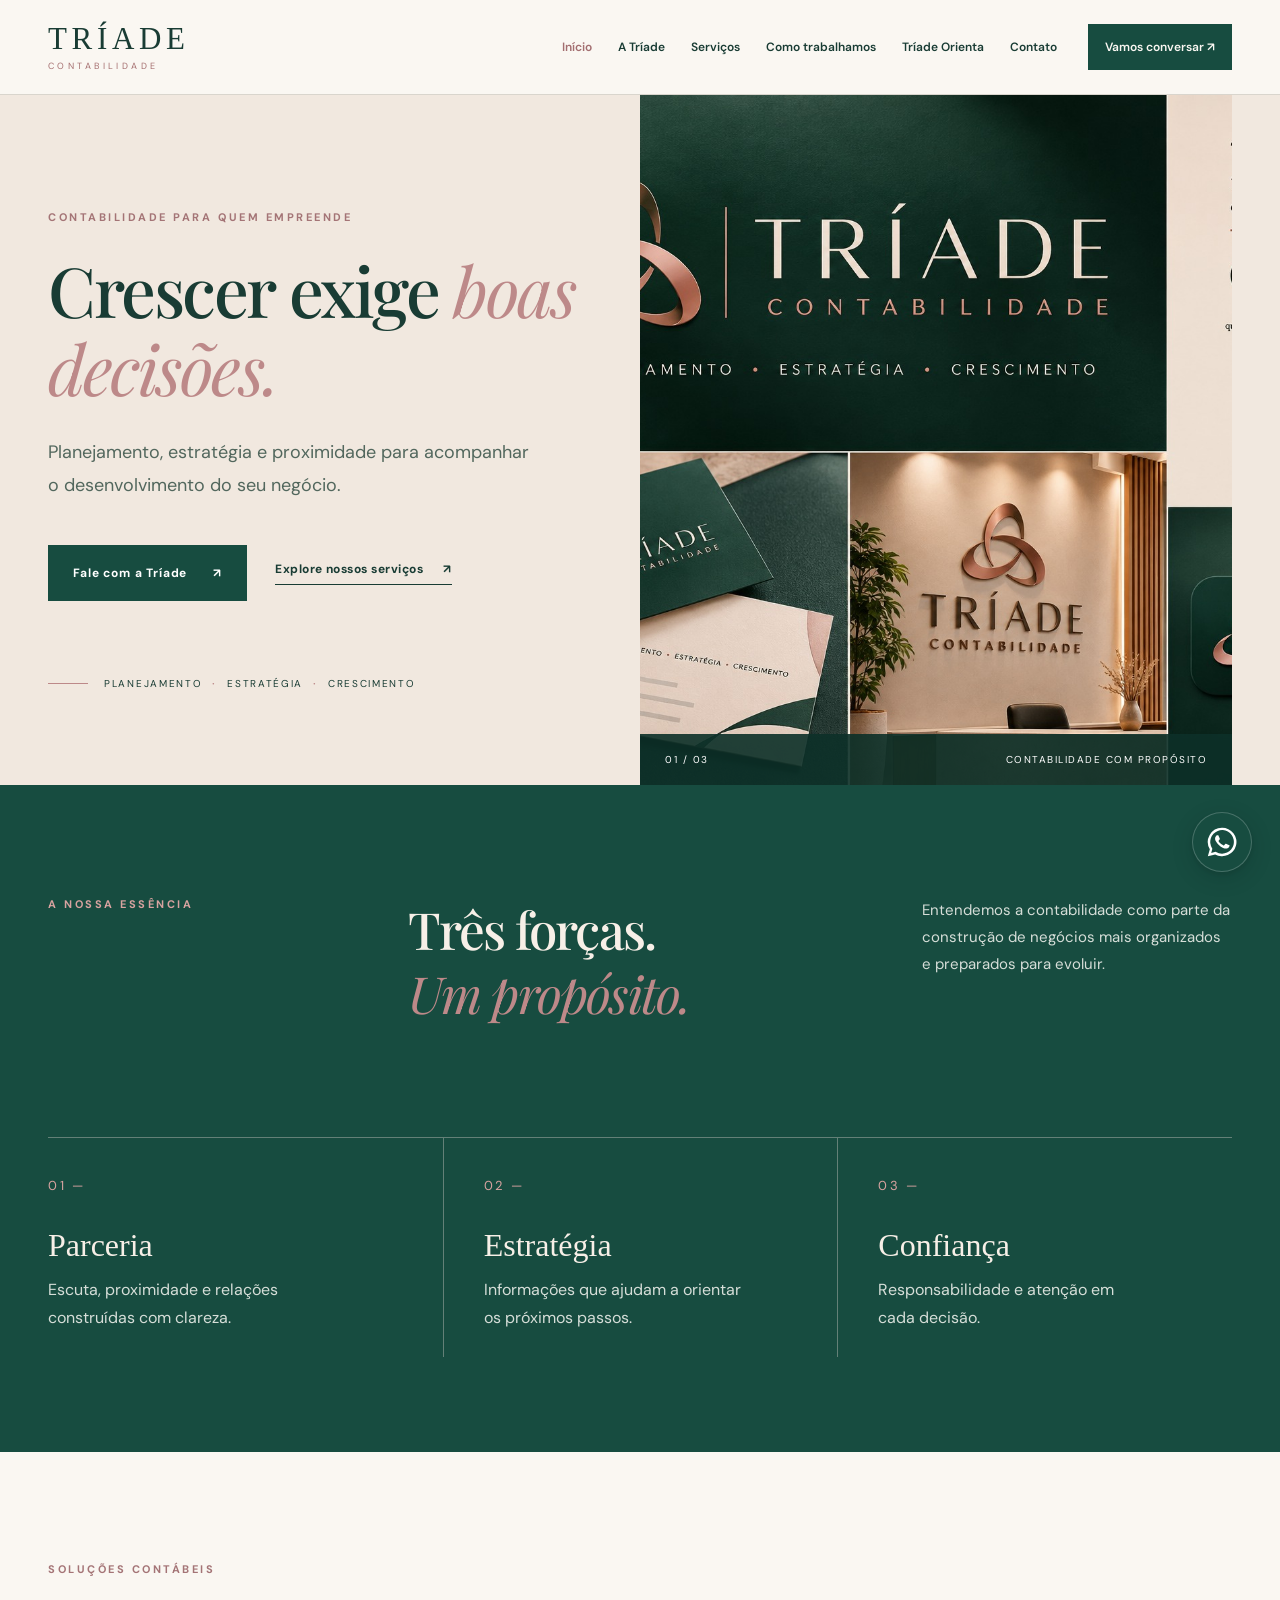
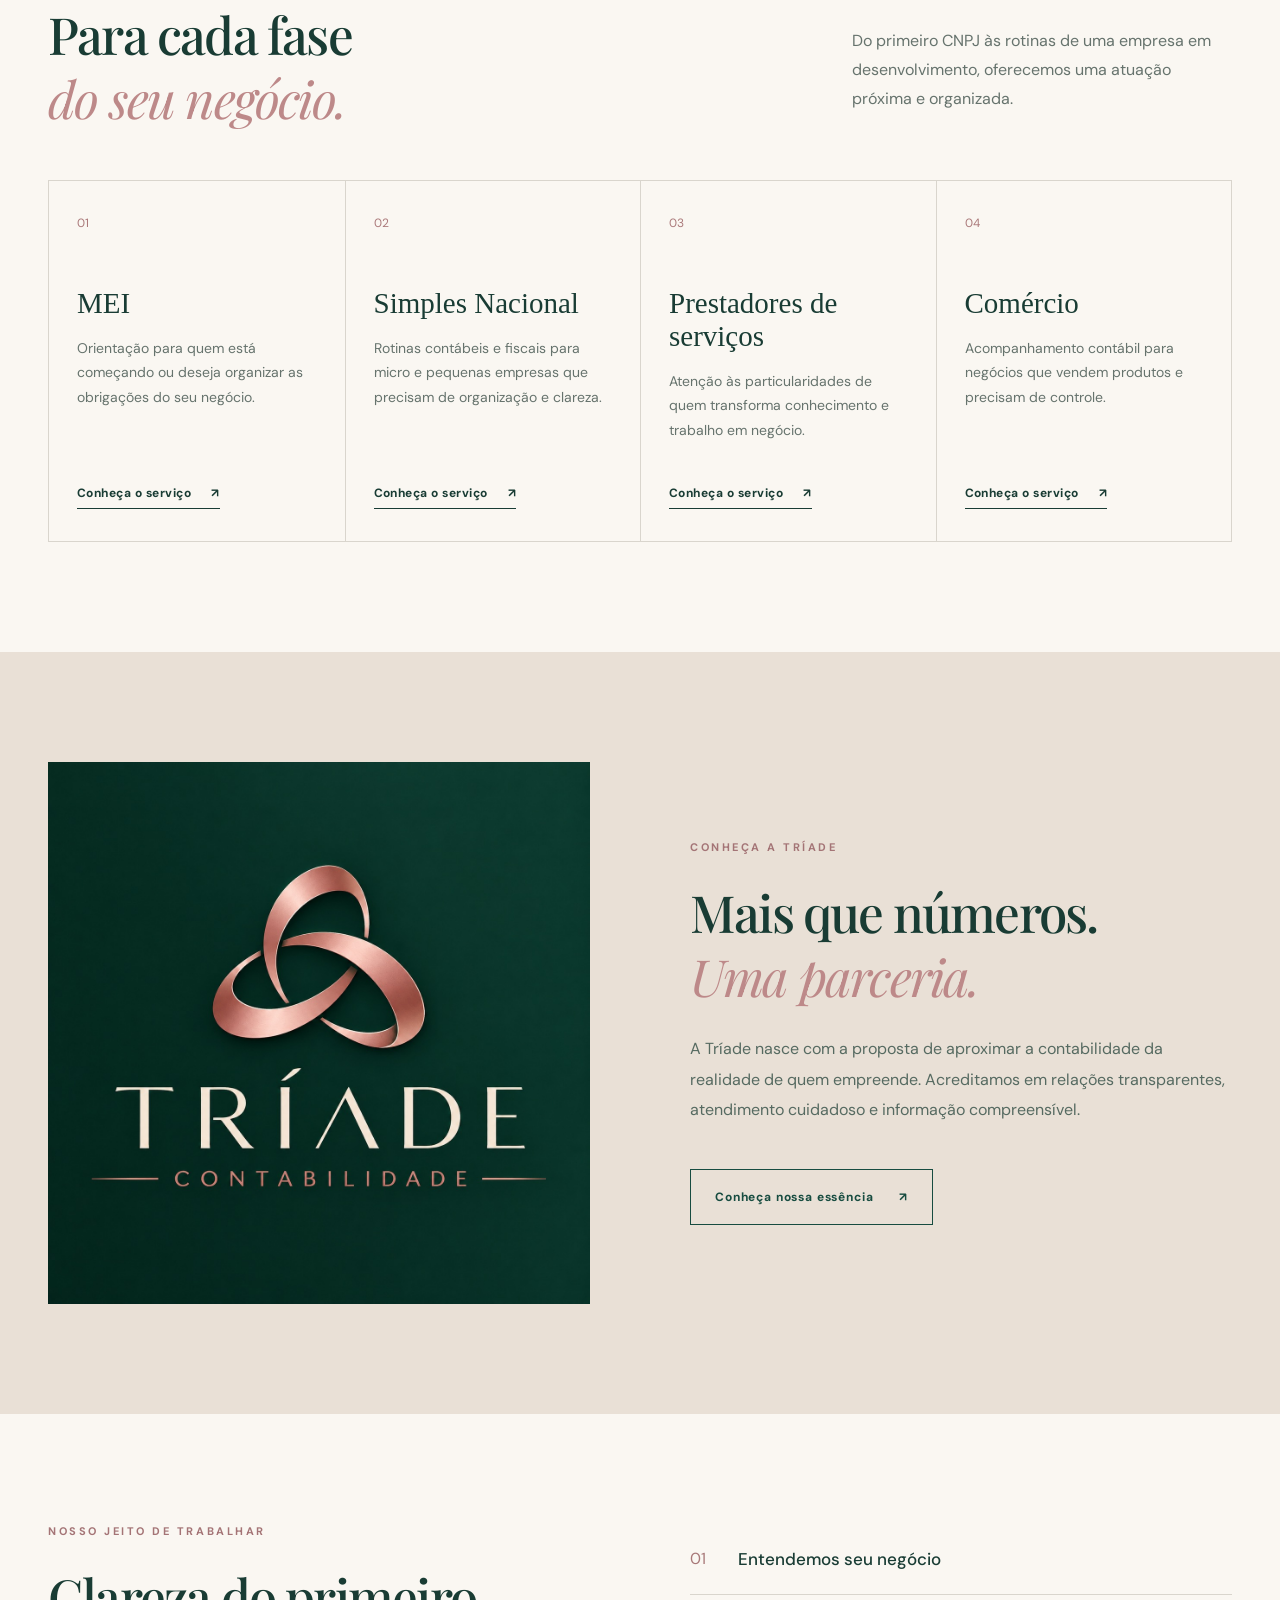
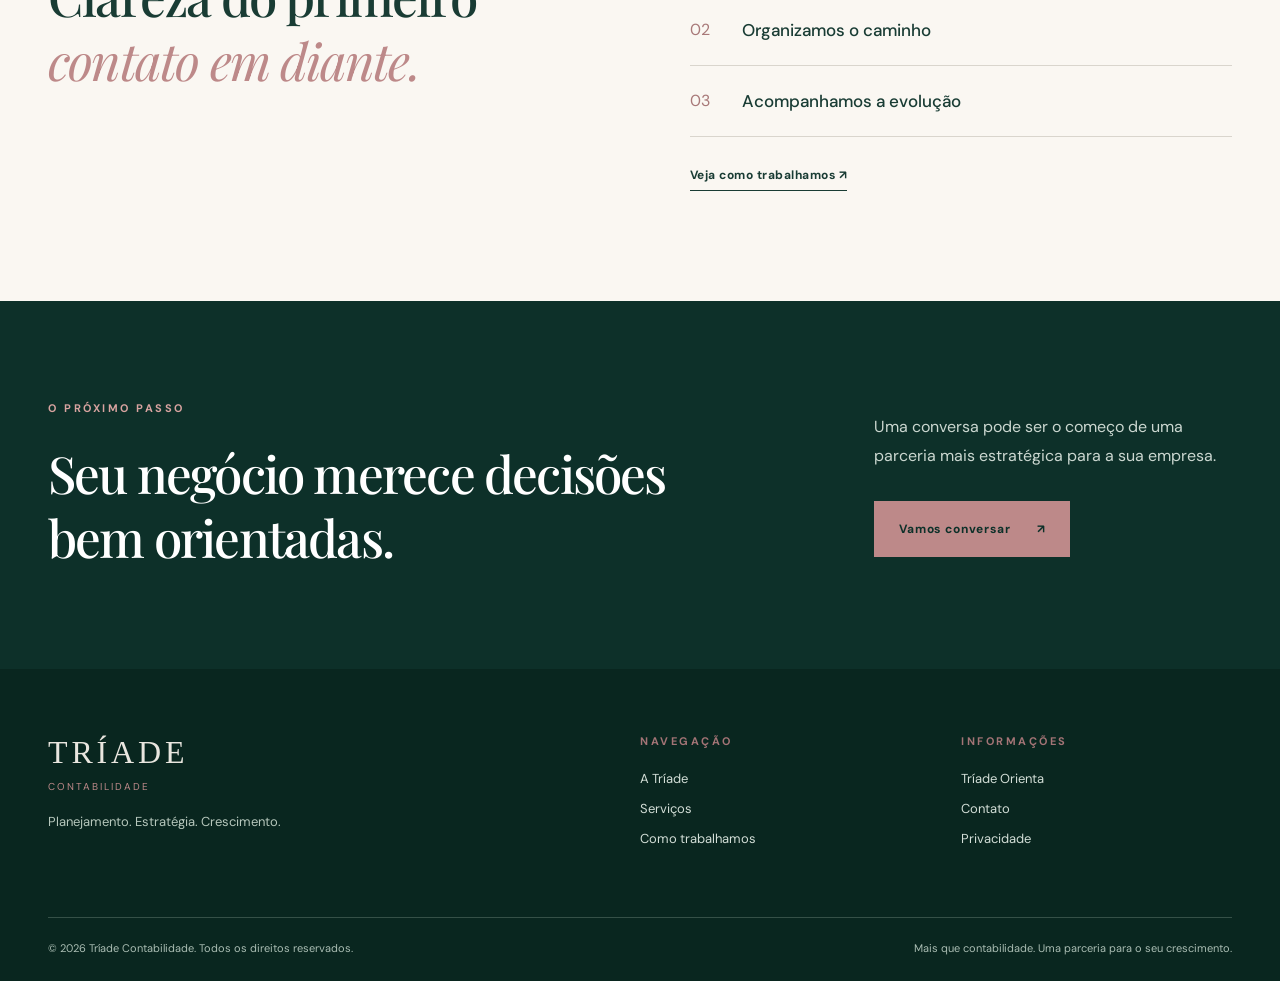
<file: index.html>
<!doctype html><html lang="pt-BR"><head><meta charset="utf-8"><meta name="viewport" content="width=device-width,initial-scale=1"><meta name="theme-color" content="#174C40"><meta name="description" content="Contabilidade para MEI, Simples Nacional, comércio e serviços. Planejamento, estratégia e crescimento."><title>Início | Tríade Contabilidade</title><link rel="icon" href="assets/favicon.svg" type="image/svg+xml"><link rel="preconnect" href="https://fonts.googleapis.com"><link rel="preconnect" href="https://fonts.gstatic.com" crossorigin><link href="https://fonts.googleapis.com/css2?family=DM+Sans:wght@400;500;600;700&family=Manrope:wght@400;500;600;700&family=Playfair+Display:wght@400;500;600&display=swap" rel="stylesheet"><link rel="stylesheet" href="assets/style.css"><script defer src="assets/site.js"></script></head><body><header class="site-header"><div class="container header-inner"><a href="index.html" class="brand" aria-label="Tríade Contabilidade, início"><span class="brand-name">TRÍADE</span><span class="brand-sub">CONTABILIDADE</span></a><button class="menu-toggle" aria-label="Abrir menu" aria-expanded="false" aria-controls="main-nav"><span></span><span></span><span></span></button><nav id="main-nav" class="nav" aria-label="Menu principal"><a href="index.html" aria-current=page>Início</a><a href="sobre.html" >A Tríade</a><a href="servicos.html" >Serviços</a><a href="processo.html" >Como trabalhamos</a><a href="orienta.html" >Tríade Orienta</a><a href="contato.html" >Contato</a><a href="contato.html" class="nav-cta">Vamos conversar <span aria-hidden="true">↗</span></a></nav></div></header><main id="main"><section class="hero"><div class="container hero-grid"><div class="hero-copy"><p class="eyebrow">CONTABILIDADE PARA QUEM EMPREENDE</p><h1>Crescer exige <em>boas decisões.</em></h1><p class="lead">Planejamento, estratégia e proximidade para acompanhar o desenvolvimento do seu negócio.</p><div class="actions"><a class="btn btn-dark" href="contato.html">Fale com a Tríade <span>↗</span></a><a class="text-link" href="servicos.html">Explore nossos serviços <span>↗</span></a></div><div class="hero-signature"><span class="signature-line"></span> PLANEJAMENTO <b>·</b> ESTRATÉGIA <b>·</b> CRESCIMENTO</div></div><div class="hero-visual"><img src="assets/identidade-referencia.jpg" alt="Aplicações da identidade visual da Tríade Contabilidade" fetchpriority="high"><div class="visual-caption"><span>01 / 03</span><span>CONTABILIDADE COM PROPÓSITO</span></div></div></div></section>
<section class="philosophy"><div class="container"><div class="section-head light"><p class="eyebrow rose">A NOSSA ESSÊNCIA</p><h2>Três forças.<br><em>Um propósito.</em></h2><p>Entendemos a contabilidade como parte da construção de negócios mais organizados e preparados para evoluir.</p></div><div class="value-grid"><article><span class="value-symbol">01 —</span><h3>Parceria</h3><p>Escuta, proximidade e relações construídas com clareza.</p></article><article><span class="value-symbol">02 —</span><h3>Estratégia</h3><p>Informações que ajudam a orientar os próximos passos.</p></article><article><span class="value-symbol">03 —</span><h3>Confiança</h3><p>Responsabilidade e atenção em cada decisão.</p></article></div></div></section>
<section class="section"><div class="container"><div class="section-top"><div><p class="eyebrow">SOLUÇÕES CONTÁBEIS</p><h2>Para cada fase<br><em>do seu negócio.</em></h2></div><p>Do primeiro CNPJ às rotinas de uma empresa em desenvolvimento, oferecemos uma atuação próxima e organizada.</p></div><div class="services-grid"><article class="service-card"><span class="number">01</span><h3>MEI</h3><p>Orientação para quem está começando ou deseja organizar as obrigações do seu negócio.</p><a class="text-link" href="servicos.html">Conheça o serviço <span>↗</span></a></article><article class="service-card"><span class="number">02</span><h3>Simples Nacional</h3><p>Rotinas contábeis e fiscais para micro e pequenas empresas que precisam de organização e clareza.</p><a class="text-link" href="servicos.html">Conheça o serviço <span>↗</span></a></article><article class="service-card"><span class="number">03</span><h3>Prestadores de serviços</h3><p>Atenção às particularidades de quem transforma conhecimento e trabalho em negócio.</p><a class="text-link" href="servicos.html">Conheça o serviço <span>↗</span></a></article><article class="service-card"><span class="number">04</span><h3>Comércio</h3><p>Acompanhamento contábil para negócios que vendem produtos e precisam de controle.</p><a class="text-link" href="servicos.html">Conheça o serviço <span>↗</span></a></article></div></div></section>
<section class="section about-band"><div class="container split-section"><div class="image-panel"><img src="assets/logo-original.jpg" alt="Identidade visual original da Tríade Contabilidade" loading="lazy"></div><div class="split-copy"><p class="eyebrow">CONHEÇA A TRÍADE</p><h2>Mais que números.<br><em>Uma parceria.</em></h2><p>A Tríade nasce com a proposta de aproximar a contabilidade da realidade de quem empreende. Acreditamos em relações transparentes, atendimento cuidadoso e informação compreensível.</p><a class="btn btn-outline" href="sobre.html">Conheça nossa essência <span>↗</span></a></div></div></section>
<section class="section"><div class="container process-preview"><div><p class="eyebrow">NOSSO JEITO DE TRABALHAR</p><h2>Clareza do primeiro<br><em>contato em diante.</em></h2></div><div class="steps-short"><div><span>01</span><strong>Entendemos seu negócio</strong></div><div><span>02</span><strong>Organizamos o caminho</strong></div><div><span>03</span><strong>Acompanhamos a evolução</strong></div><a class="text-link" href="processo.html">Veja como trabalhamos ↗</a></div></div></section><section class="cta-section"><div class="container cta-layout"><div><p class="eyebrow rose">O PRÓXIMO PASSO</p><h2>Seu negócio merece decisões bem orientadas.</h2></div><div><p>Uma conversa pode ser o começo de uma parceria mais estratégica para a sua empresa.</p><a class="btn btn-rose" href="contato.html">Vamos conversar <span>↗</span></a></div></div></section></main><footer class="footer"><div class="container"><div class="footer-top"><div><a class="footer-logo" href="index.html">TRÍADE <span>CONTABILIDADE</span></a><p>Planejamento. Estratégia. Crescimento.</p></div><div><p class="eyebrow">NAVEGAÇÃO</p><a href="sobre.html">A Tríade</a><a href="servicos.html">Serviços</a><a href="processo.html">Como trabalhamos</a></div><div><p class="eyebrow">INFORMAÇÕES</p><a href="orienta.html">Tríade Orienta</a><a href="contato.html">Contato</a><a href="privacidade.html">Privacidade</a></div></div><div class="footer-bottom"><span>© <span id="year"></span> Tríade Contabilidade. Todos os direitos reservados.</span><span>Mais que contabilidade. Uma parceria para o seu crescimento.</span></div></div></footer></body></html>
</file>
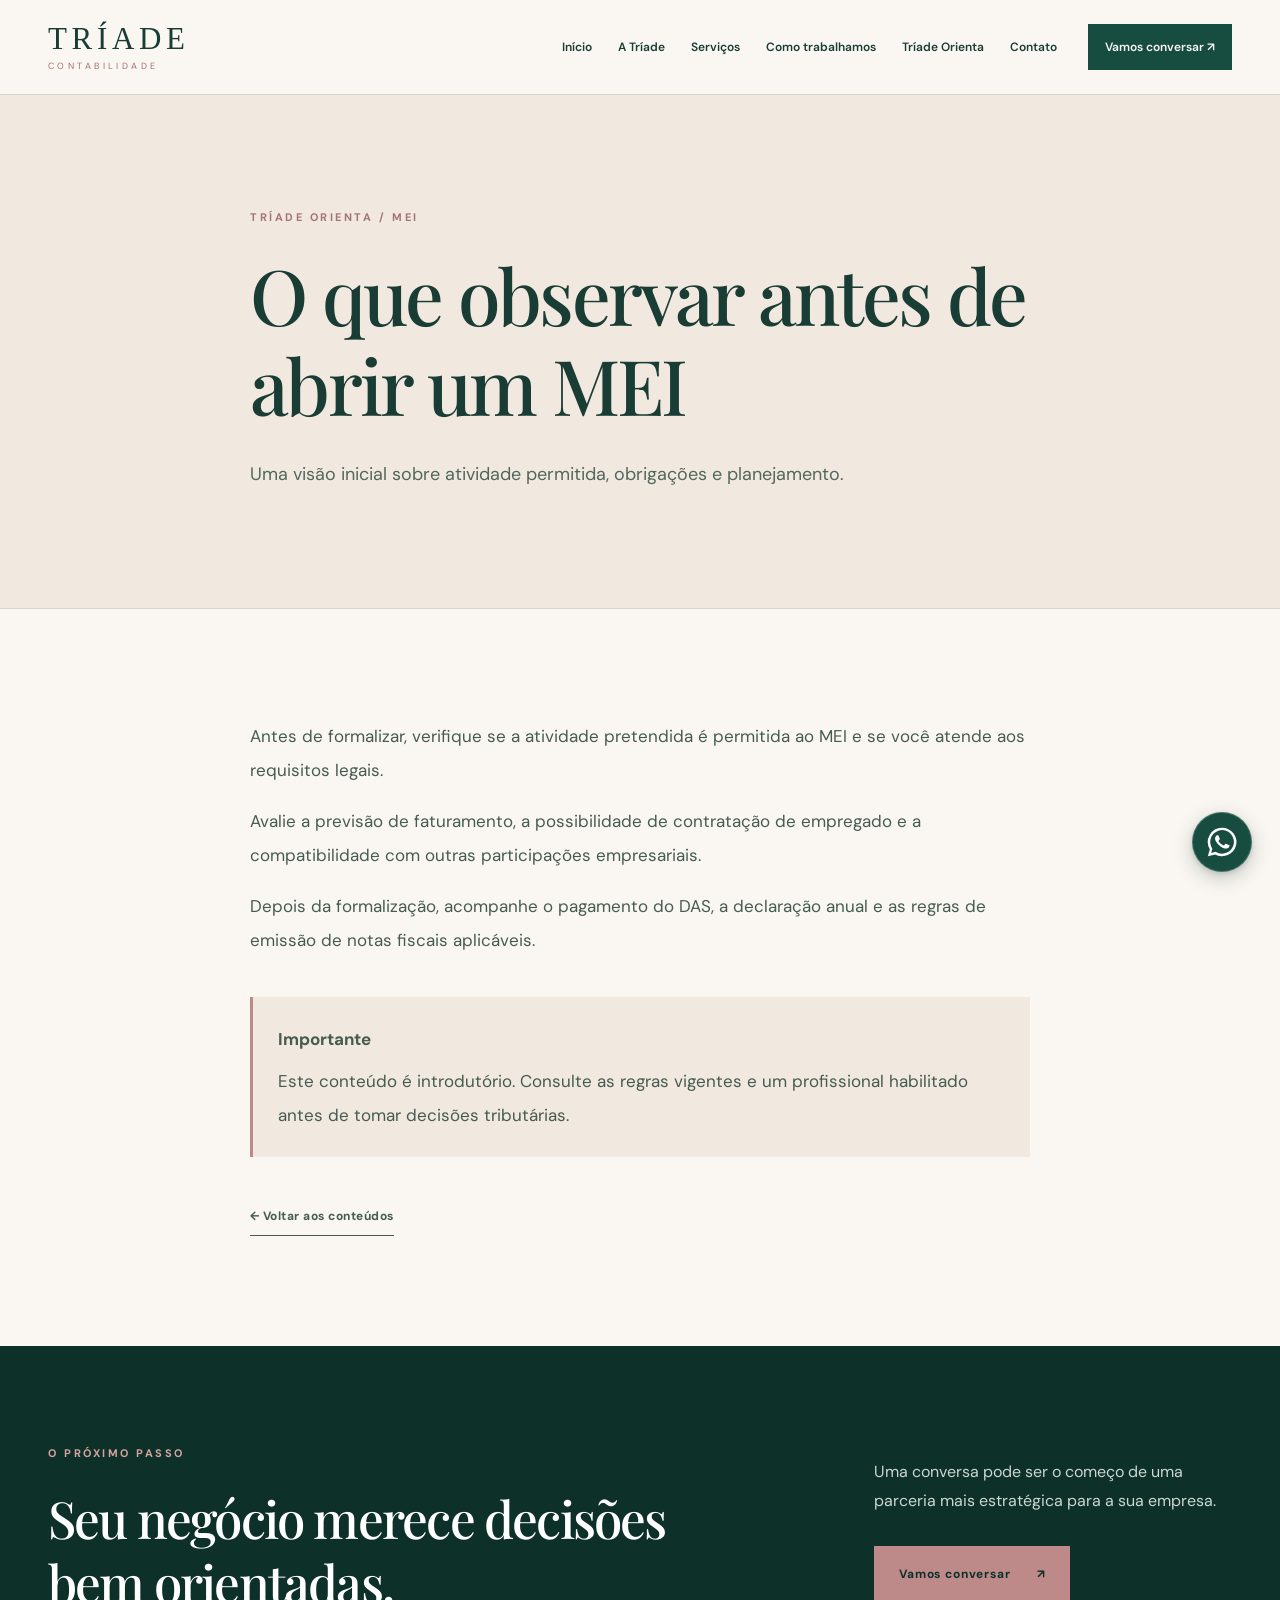
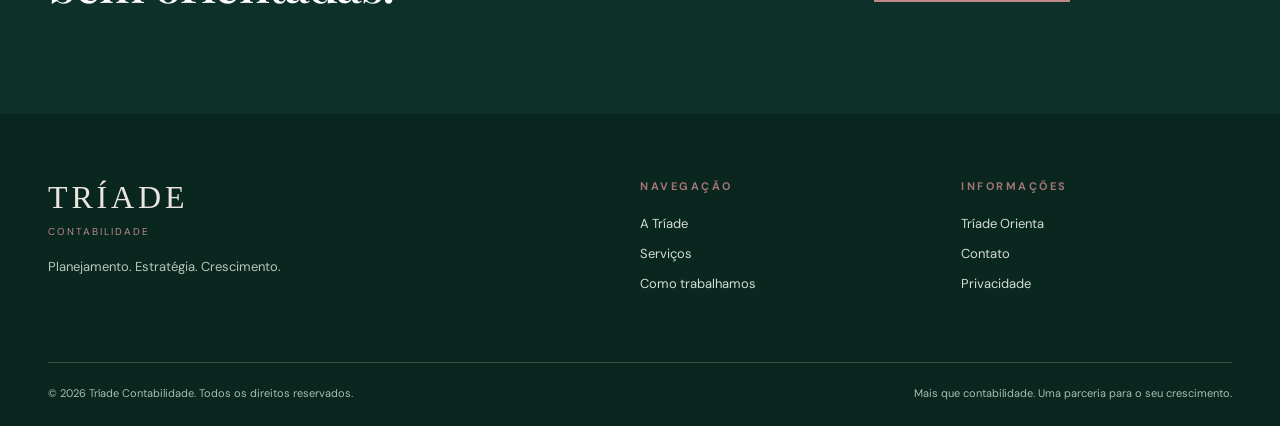
<file: artigo-1.html>
<!doctype html><html lang="pt-BR"><head><meta charset="utf-8"><meta name="viewport" content="width=device-width,initial-scale=1"><meta name="theme-color" content="#174C40"><meta name="description" content="Uma visão inicial sobre atividade permitida, obrigações e planejamento."><title>O que observar antes de abrir um MEI | Tríade Contabilidade</title><link rel="icon" href="assets/favicon.svg" type="image/svg+xml"><link rel="preconnect" href="https://fonts.googleapis.com"><link rel="preconnect" href="https://fonts.gstatic.com" crossorigin><link href="https://fonts.googleapis.com/css2?family=DM+Sans:wght@400;500;600;700&family=Manrope:wght@400;500;600;700&family=Playfair+Display:wght@400;500;600&display=swap" rel="stylesheet"><link rel="stylesheet" href="assets/style.css"><script defer src="assets/site.js"></script></head><body><header class="site-header"><div class="container header-inner"><a href="index.html" class="brand" aria-label="Tríade Contabilidade, início"><span class="brand-name">TRÍADE</span><span class="brand-sub">CONTABILIDADE</span></a><button class="menu-toggle" aria-label="Abrir menu" aria-expanded="false" aria-controls="main-nav"><span></span><span></span><span></span></button><nav id="main-nav" class="nav" aria-label="Menu principal"><a href="index.html" >Início</a><a href="sobre.html" >A Tríade</a><a href="servicos.html" >Serviços</a><a href="processo.html" >Como trabalhamos</a><a href="orienta.html" >Tríade Orienta</a><a href="contato.html" >Contato</a><a href="contato.html" class="nav-cta">Vamos conversar <span aria-hidden="true">↗</span></a></nav></div></header><main id="main"><section class="page-intro"><div class="container article-width"><p class="eyebrow">TRÍADE ORIENTA / MEI</p><h1>O que observar antes de abrir um MEI</h1><p class="lead">Uma visão inicial sobre atividade permitida, obrigações e planejamento.</p></div></section><section class="section"><div class="container article-width article-body"><p>Antes de formalizar, verifique se a atividade pretendida é permitida ao MEI e se você atende aos requisitos legais.</p><p>Avalie a previsão de faturamento, a possibilidade de contratação de empregado e a compatibilidade com outras participações empresariais.</p><p>Depois da formalização, acompanhe o pagamento do DAS, a declaração anual e as regras de emissão de notas fiscais aplicáveis.</p><div class="note-box"><strong>Importante</strong><p>Este conteúdo é introdutório. Consulte as regras vigentes e um profissional habilitado antes de tomar decisões tributárias.</p></div><a class="text-link" href="orienta.html">← Voltar aos conteúdos</a></div></section><section class="cta-section"><div class="container cta-layout"><div><p class="eyebrow rose">O PRÓXIMO PASSO</p><h2>Seu negócio merece decisões bem orientadas.</h2></div><div><p>Uma conversa pode ser o começo de uma parceria mais estratégica para a sua empresa.</p><a class="btn btn-rose" href="contato.html">Vamos conversar <span>↗</span></a></div></div></section></main><footer class="footer"><div class="container"><div class="footer-top"><div><a class="footer-logo" href="index.html">TRÍADE <span>CONTABILIDADE</span></a><p>Planejamento. Estratégia. Crescimento.</p></div><div><p class="eyebrow">NAVEGAÇÃO</p><a href="sobre.html">A Tríade</a><a href="servicos.html">Serviços</a><a href="processo.html">Como trabalhamos</a></div><div><p class="eyebrow">INFORMAÇÕES</p><a href="orienta.html">Tríade Orienta</a><a href="contato.html">Contato</a><a href="privacidade.html">Privacidade</a></div></div><div class="footer-bottom"><span>© <span id="year"></span> Tríade Contabilidade. Todos os direitos reservados.</span><span>Mais que contabilidade. Uma parceria para o seu crescimento.</span></div></div></footer></body></html>
</file>
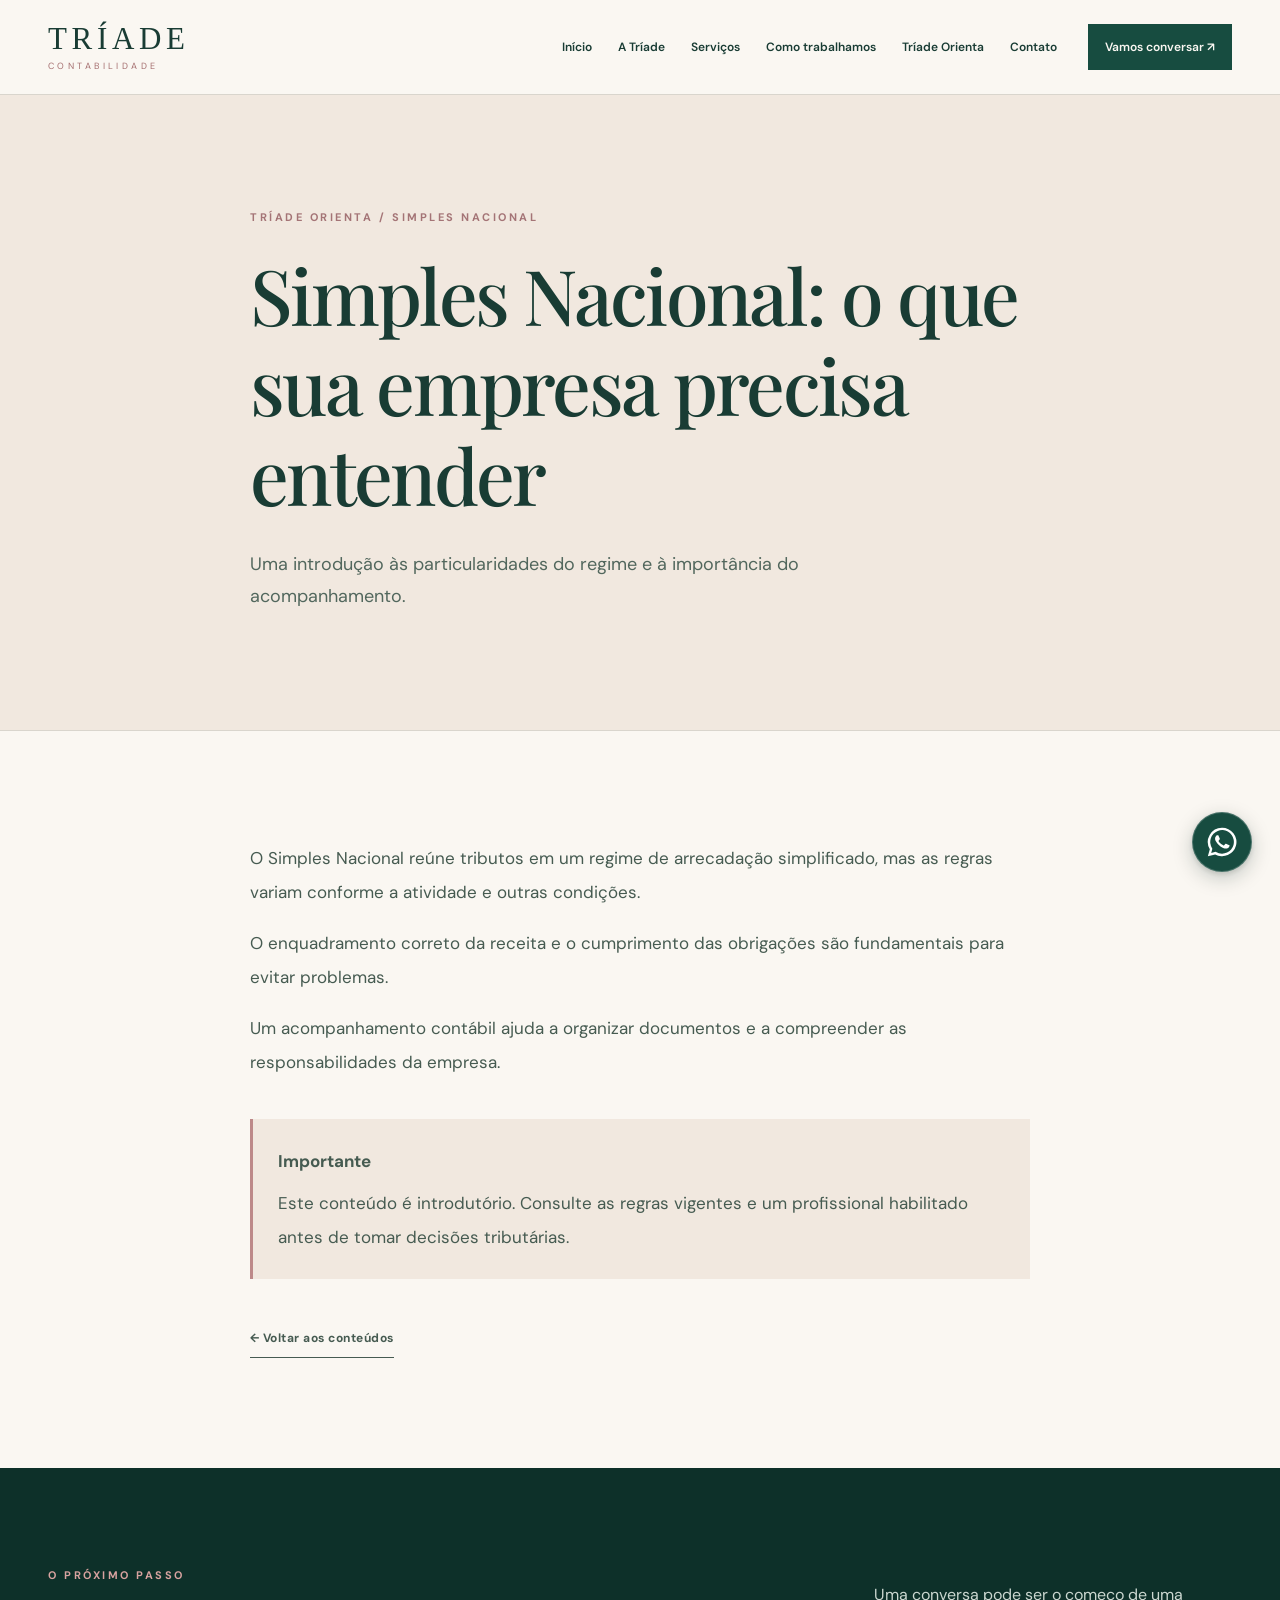
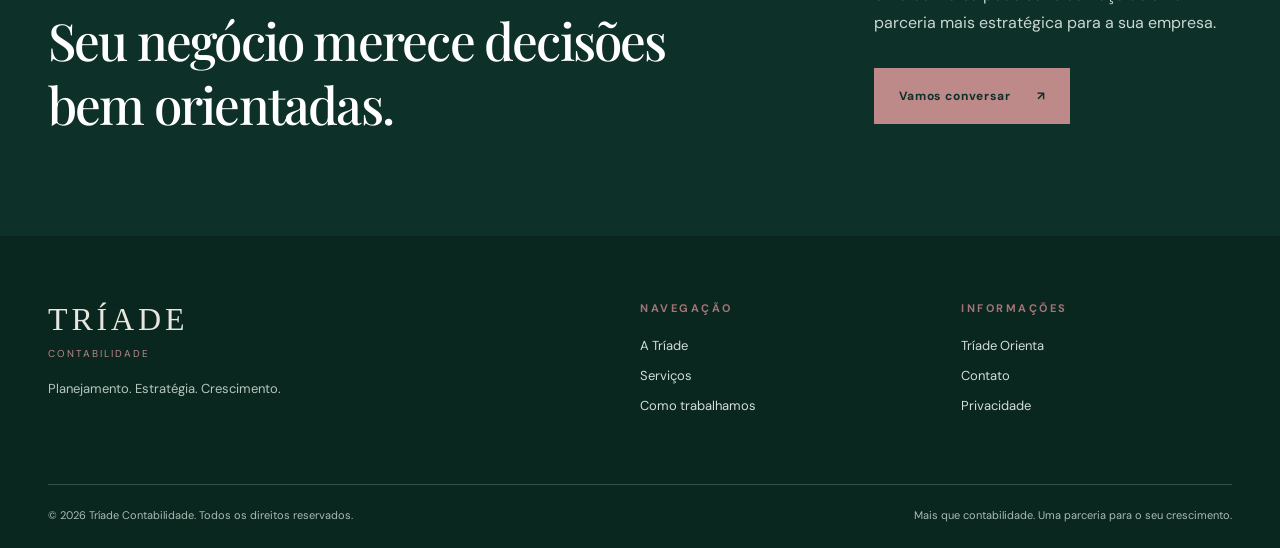
<file: artigo-2.html>
<!doctype html><html lang="pt-BR"><head><meta charset="utf-8"><meta name="viewport" content="width=device-width,initial-scale=1"><meta name="theme-color" content="#174C40"><meta name="description" content="Uma introdução às particularidades do regime e à importância do acompanhamento."><title>Simples Nacional: o que sua empresa precisa entender | Tríade Contabilidade</title><link rel="icon" href="assets/favicon.svg" type="image/svg+xml"><link rel="preconnect" href="https://fonts.googleapis.com"><link rel="preconnect" href="https://fonts.gstatic.com" crossorigin><link href="https://fonts.googleapis.com/css2?family=DM+Sans:wght@400;500;600;700&family=Manrope:wght@400;500;600;700&family=Playfair+Display:wght@400;500;600&display=swap" rel="stylesheet"><link rel="stylesheet" href="assets/style.css"><script defer src="assets/site.js"></script></head><body><header class="site-header"><div class="container header-inner"><a href="index.html" class="brand" aria-label="Tríade Contabilidade, início"><span class="brand-name">TRÍADE</span><span class="brand-sub">CONTABILIDADE</span></a><button class="menu-toggle" aria-label="Abrir menu" aria-expanded="false" aria-controls="main-nav"><span></span><span></span><span></span></button><nav id="main-nav" class="nav" aria-label="Menu principal"><a href="index.html" >Início</a><a href="sobre.html" >A Tríade</a><a href="servicos.html" >Serviços</a><a href="processo.html" >Como trabalhamos</a><a href="orienta.html" >Tríade Orienta</a><a href="contato.html" >Contato</a><a href="contato.html" class="nav-cta">Vamos conversar <span aria-hidden="true">↗</span></a></nav></div></header><main id="main"><section class="page-intro"><div class="container article-width"><p class="eyebrow">TRÍADE ORIENTA / SIMPLES NACIONAL</p><h1>Simples Nacional: o que sua empresa precisa entender</h1><p class="lead">Uma introdução às particularidades do regime e à importância do acompanhamento.</p></div></section><section class="section"><div class="container article-width article-body"><p>O Simples Nacional reúne tributos em um regime de arrecadação simplificado, mas as regras variam conforme a atividade e outras condições.</p><p>O enquadramento correto da receita e o cumprimento das obrigações são fundamentais para evitar problemas.</p><p>Um acompanhamento contábil ajuda a organizar documentos e a compreender as responsabilidades da empresa.</p><div class="note-box"><strong>Importante</strong><p>Este conteúdo é introdutório. Consulte as regras vigentes e um profissional habilitado antes de tomar decisões tributárias.</p></div><a class="text-link" href="orienta.html">← Voltar aos conteúdos</a></div></section><section class="cta-section"><div class="container cta-layout"><div><p class="eyebrow rose">O PRÓXIMO PASSO</p><h2>Seu negócio merece decisões bem orientadas.</h2></div><div><p>Uma conversa pode ser o começo de uma parceria mais estratégica para a sua empresa.</p><a class="btn btn-rose" href="contato.html">Vamos conversar <span>↗</span></a></div></div></section></main><footer class="footer"><div class="container"><div class="footer-top"><div><a class="footer-logo" href="index.html">TRÍADE <span>CONTABILIDADE</span></a><p>Planejamento. Estratégia. Crescimento.</p></div><div><p class="eyebrow">NAVEGAÇÃO</p><a href="sobre.html">A Tríade</a><a href="servicos.html">Serviços</a><a href="processo.html">Como trabalhamos</a></div><div><p class="eyebrow">INFORMAÇÕES</p><a href="orienta.html">Tríade Orienta</a><a href="contato.html">Contato</a><a href="privacidade.html">Privacidade</a></div></div><div class="footer-bottom"><span>© <span id="year"></span> Tríade Contabilidade. Todos os direitos reservados.</span><span>Mais que contabilidade. Uma parceria para o seu crescimento.</span></div></div></footer></body></html>
</file>
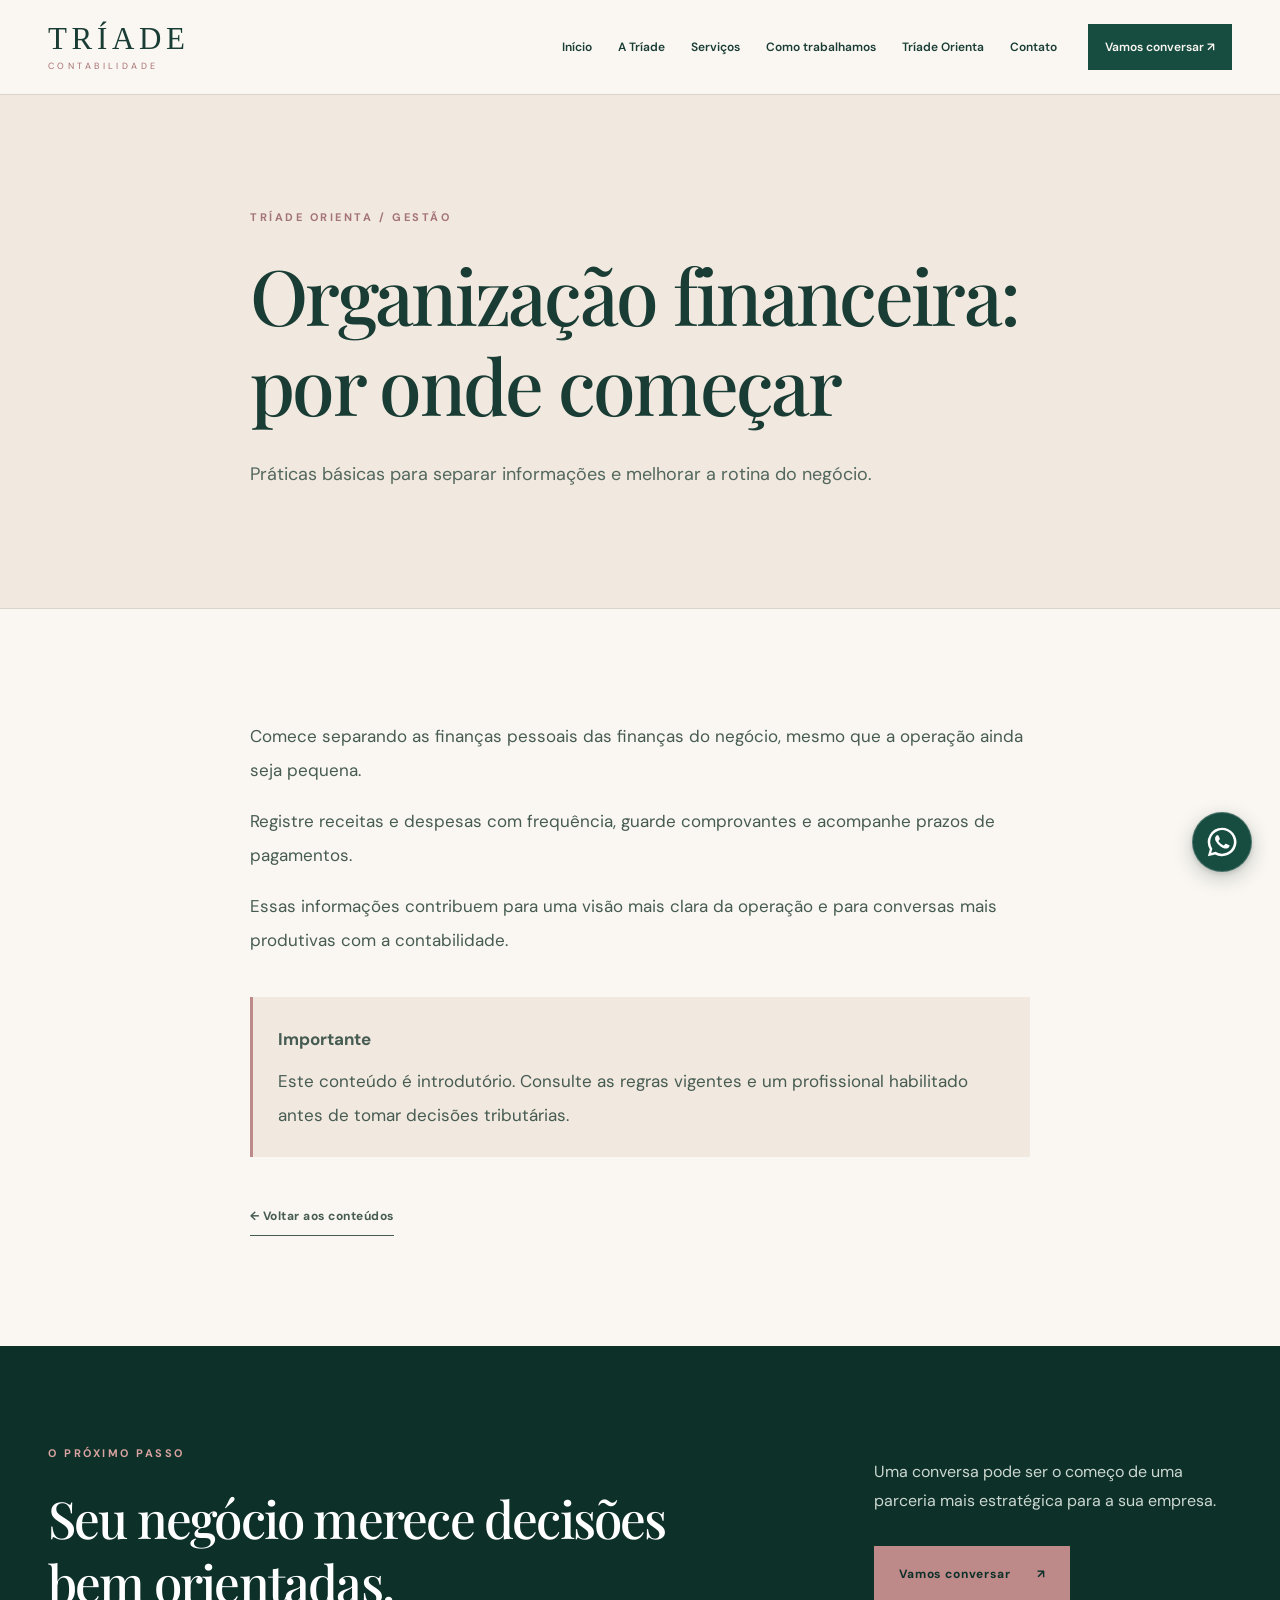
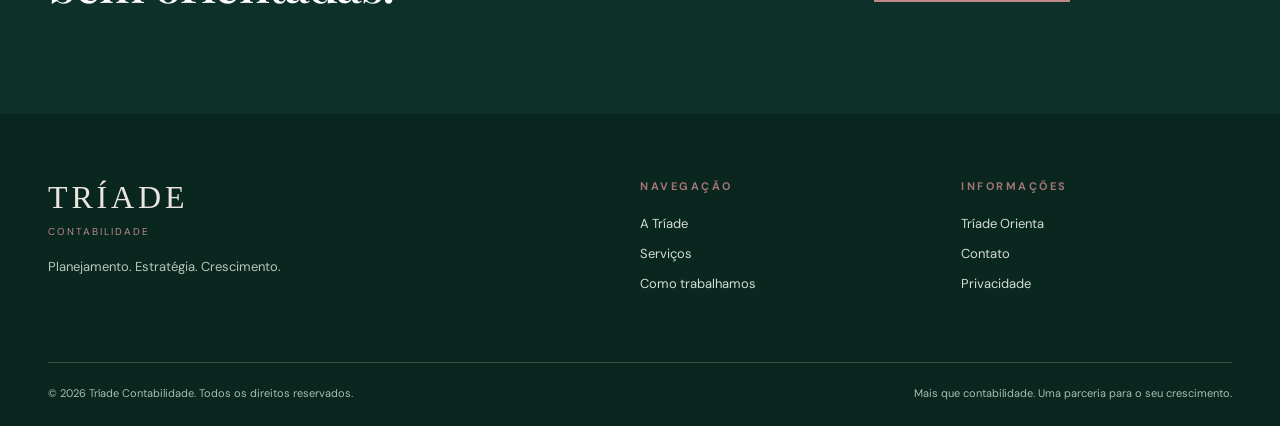
<file: artigo-3.html>
<!doctype html><html lang="pt-BR"><head><meta charset="utf-8"><meta name="viewport" content="width=device-width,initial-scale=1"><meta name="theme-color" content="#174C40"><meta name="description" content="Práticas básicas para separar informações e melhorar a rotina do negócio."><title>Organização financeira: por onde começar | Tríade Contabilidade</title><link rel="icon" href="assets/favicon.svg" type="image/svg+xml"><link rel="preconnect" href="https://fonts.googleapis.com"><link rel="preconnect" href="https://fonts.gstatic.com" crossorigin><link href="https://fonts.googleapis.com/css2?family=DM+Sans:wght@400;500;600;700&family=Manrope:wght@400;500;600;700&family=Playfair+Display:wght@400;500;600&display=swap" rel="stylesheet"><link rel="stylesheet" href="assets/style.css"><script defer src="assets/site.js"></script></head><body><header class="site-header"><div class="container header-inner"><a href="index.html" class="brand" aria-label="Tríade Contabilidade, início"><span class="brand-name">TRÍADE</span><span class="brand-sub">CONTABILIDADE</span></a><button class="menu-toggle" aria-label="Abrir menu" aria-expanded="false" aria-controls="main-nav"><span></span><span></span><span></span></button><nav id="main-nav" class="nav" aria-label="Menu principal"><a href="index.html" >Início</a><a href="sobre.html" >A Tríade</a><a href="servicos.html" >Serviços</a><a href="processo.html" >Como trabalhamos</a><a href="orienta.html" >Tríade Orienta</a><a href="contato.html" >Contato</a><a href="contato.html" class="nav-cta">Vamos conversar <span aria-hidden="true">↗</span></a></nav></div></header><main id="main"><section class="page-intro"><div class="container article-width"><p class="eyebrow">TRÍADE ORIENTA / GESTÃO</p><h1>Organização financeira: por onde começar</h1><p class="lead">Práticas básicas para separar informações e melhorar a rotina do negócio.</p></div></section><section class="section"><div class="container article-width article-body"><p>Comece separando as finanças pessoais das finanças do negócio, mesmo que a operação ainda seja pequena.</p><p>Registre receitas e despesas com frequência, guarde comprovantes e acompanhe prazos de pagamentos.</p><p>Essas informações contribuem para uma visão mais clara da operação e para conversas mais produtivas com a contabilidade.</p><div class="note-box"><strong>Importante</strong><p>Este conteúdo é introdutório. Consulte as regras vigentes e um profissional habilitado antes de tomar decisões tributárias.</p></div><a class="text-link" href="orienta.html">← Voltar aos conteúdos</a></div></section><section class="cta-section"><div class="container cta-layout"><div><p class="eyebrow rose">O PRÓXIMO PASSO</p><h2>Seu negócio merece decisões bem orientadas.</h2></div><div><p>Uma conversa pode ser o começo de uma parceria mais estratégica para a sua empresa.</p><a class="btn btn-rose" href="contato.html">Vamos conversar <span>↗</span></a></div></div></section></main><footer class="footer"><div class="container"><div class="footer-top"><div><a class="footer-logo" href="index.html">TRÍADE <span>CONTABILIDADE</span></a><p>Planejamento. Estratégia. Crescimento.</p></div><div><p class="eyebrow">NAVEGAÇÃO</p><a href="sobre.html">A Tríade</a><a href="servicos.html">Serviços</a><a href="processo.html">Como trabalhamos</a></div><div><p class="eyebrow">INFORMAÇÕES</p><a href="orienta.html">Tríade Orienta</a><a href="contato.html">Contato</a><a href="privacidade.html">Privacidade</a></div></div><div class="footer-bottom"><span>© <span id="year"></span> Tríade Contabilidade. Todos os direitos reservados.</span><span>Mais que contabilidade. Uma parceria para o seu crescimento.</span></div></div></footer></body></html>
</file>
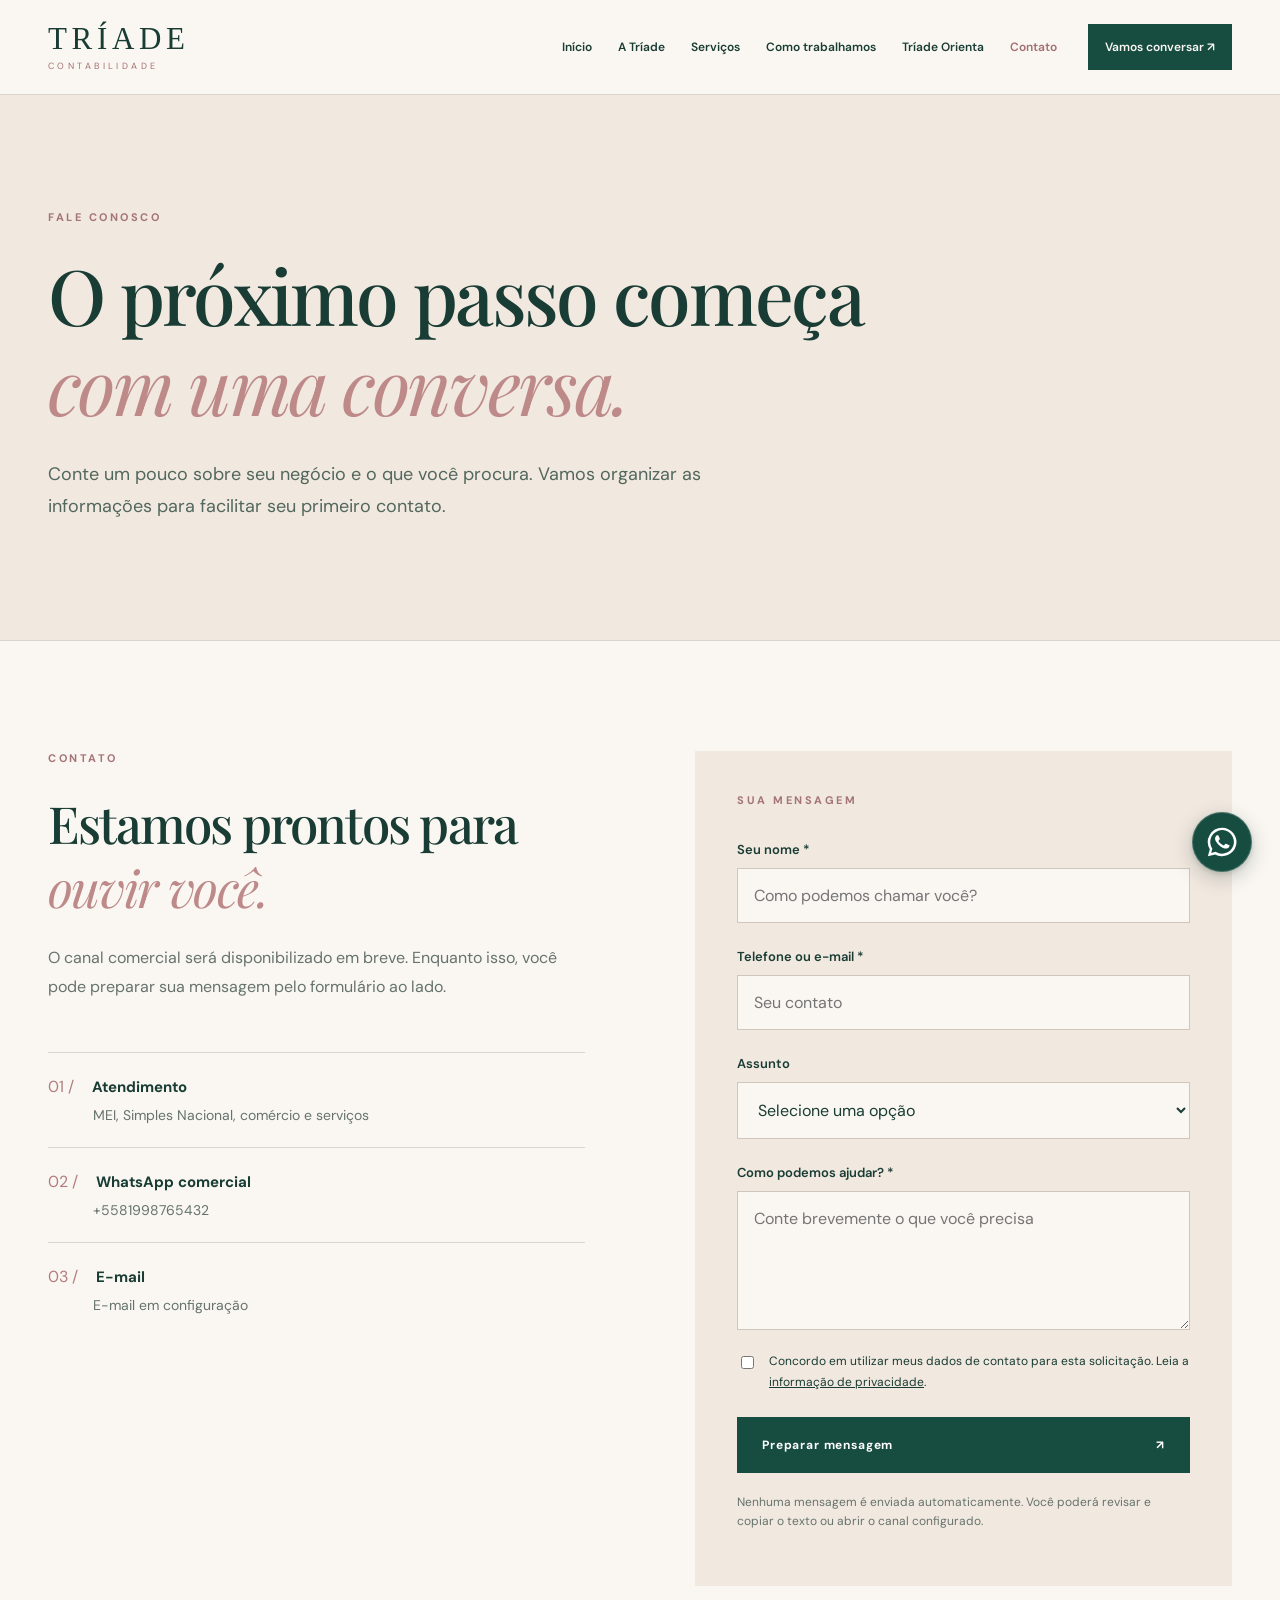
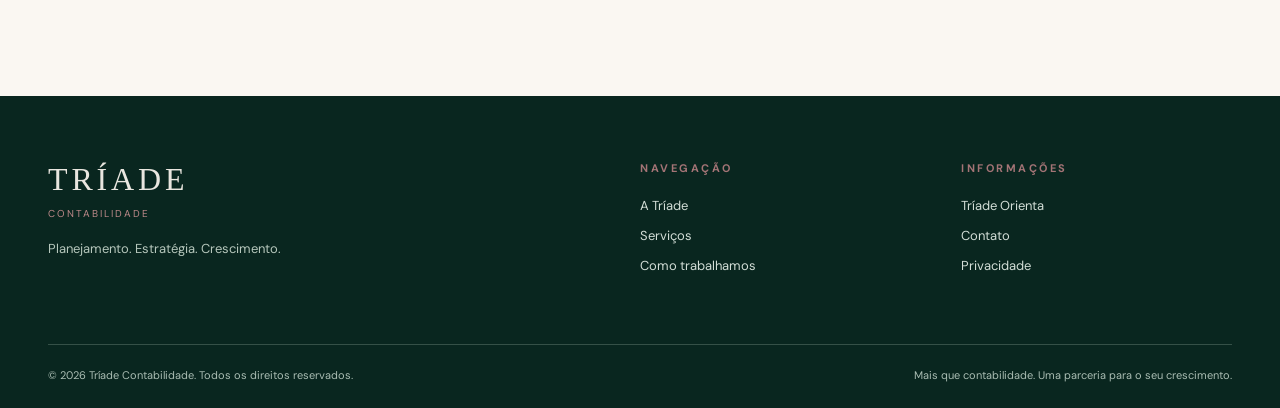
<file: contato.html>
<!doctype html><html lang="pt-BR"><head><meta charset="utf-8"><meta name="viewport" content="width=device-width,initial-scale=1"><meta name="theme-color" content="#174C40"><meta name="description" content="Entre em contato com a Tríade Contabilidade para conversar sobre as necessidades do seu negócio."><title>Contato | Tríade Contabilidade</title><link rel="icon" href="assets/favicon.svg" type="image/svg+xml"><link rel="preconnect" href="https://fonts.googleapis.com"><link rel="preconnect" href="https://fonts.gstatic.com" crossorigin><link href="https://fonts.googleapis.com/css2?family=DM+Sans:wght@400;500;600;700&family=Manrope:wght@400;500;600;700&family=Playfair+Display:wght@400;500;600&display=swap" rel="stylesheet"><link rel="stylesheet" href="assets/style.css"><script defer src="assets/site.js"></script></head><body><header class="site-header"><div class="container header-inner"><a href="index.html" class="brand" aria-label="Tríade Contabilidade, início"><span class="brand-name">TRÍADE</span><span class="brand-sub">CONTABILIDADE</span></a><button class="menu-toggle" aria-label="Abrir menu" aria-expanded="false" aria-controls="main-nav"><span></span><span></span><span></span></button><nav id="main-nav" class="nav" aria-label="Menu principal"><a href="index.html" >Início</a><a href="sobre.html" >A Tríade</a><a href="servicos.html" >Serviços</a><a href="processo.html" >Como trabalhamos</a><a href="orienta.html" >Tríade Orienta</a><a href="contato.html" aria-current=page>Contato</a><a href="contato.html" class="nav-cta">Vamos conversar <span aria-hidden="true">↗</span></a></nav></div></header><main id="main"><section class="page-intro"><div class="container"><p class="eyebrow">FALE CONOSCO</p><h1>O próximo passo começa <em>com uma conversa.</em></h1><p class="lead">Conte um pouco sobre seu negócio e o que você procura. Vamos organizar as informações para facilitar seu primeiro contato.</p></div></section><section class="section"><div class="container contact-layout"><div><p class="eyebrow">CONTATO</p><h2>Estamos prontos para <em>ouvir você.</em></h2><p>O canal comercial será disponibilizado em breve. Enquanto isso, você pode preparar sua mensagem pelo formulário ao lado.</p><div class="contact-meta"><div><span>01 /</span><strong>Atendimento</strong><p>MEI, Simples Nacional, comércio e serviços</p></div><div><span>02 /</span><strong>WhatsApp comercial</strong><p id="phone-display">Número em configuração</p></div><div><span>03 /</span><strong>E-mail</strong><p id="email-display">E-mail em configuração</p></div></div></div><form id="contact-form" class="contact-form"><p class="eyebrow">SUA MENSAGEM</p><label for="nome">Seu nome *</label><input id="nome" name="nome" required autocomplete="name" maxlength="100" placeholder="Como podemos chamar você?"><label for="contato">Telefone ou e-mail *</label><input id="contato" name="contato" required maxlength="120" placeholder="Seu contato"><label for="assunto">Assunto</label><select id="assunto" name="assunto"><option value="">Selecione uma opção</option><option>MEI</option><option>Simples Nacional</option><option>Comércio</option><option>Prestação de serviços</option><option>Outro assunto</option></select><label for="mensagem">Como podemos ajudar? *</label><textarea id="mensagem" name="mensagem" required maxlength="2000" rows="5" placeholder="Conte brevemente o que você precisa"></textarea><label class="consent"><input type="checkbox" id="consentimento" required><span>Concordo em utilizar meus dados de contato para esta solicitação. Leia a <a href="privacidade.html">informação de privacidade</a>.</span></label><button class="btn btn-dark" type="submit">Preparar mensagem <span>↗</span></button><p class="form-help">Nenhuma mensagem é enviada automaticamente. Você poderá revisar e copiar o texto ou abrir o canal configurado.</p><div id="form-result" class="form-result" hidden aria-live="polite"></div></form></div></section></main><footer class="footer"><div class="container"><div class="footer-top"><div><a class="footer-logo" href="index.html">TRÍADE <span>CONTABILIDADE</span></a><p>Planejamento. Estratégia. Crescimento.</p></div><div><p class="eyebrow">NAVEGAÇÃO</p><a href="sobre.html">A Tríade</a><a href="servicos.html">Serviços</a><a href="processo.html">Como trabalhamos</a></div><div><p class="eyebrow">INFORMAÇÕES</p><a href="orienta.html">Tríade Orienta</a><a href="contato.html">Contato</a><a href="privacidade.html">Privacidade</a></div></div><div class="footer-bottom"><span>© <span id="year"></span> Tríade Contabilidade. Todos os direitos reservados.</span><span>Mais que contabilidade. Uma parceria para o seu crescimento.</span></div></div></footer></body></html>
</file>
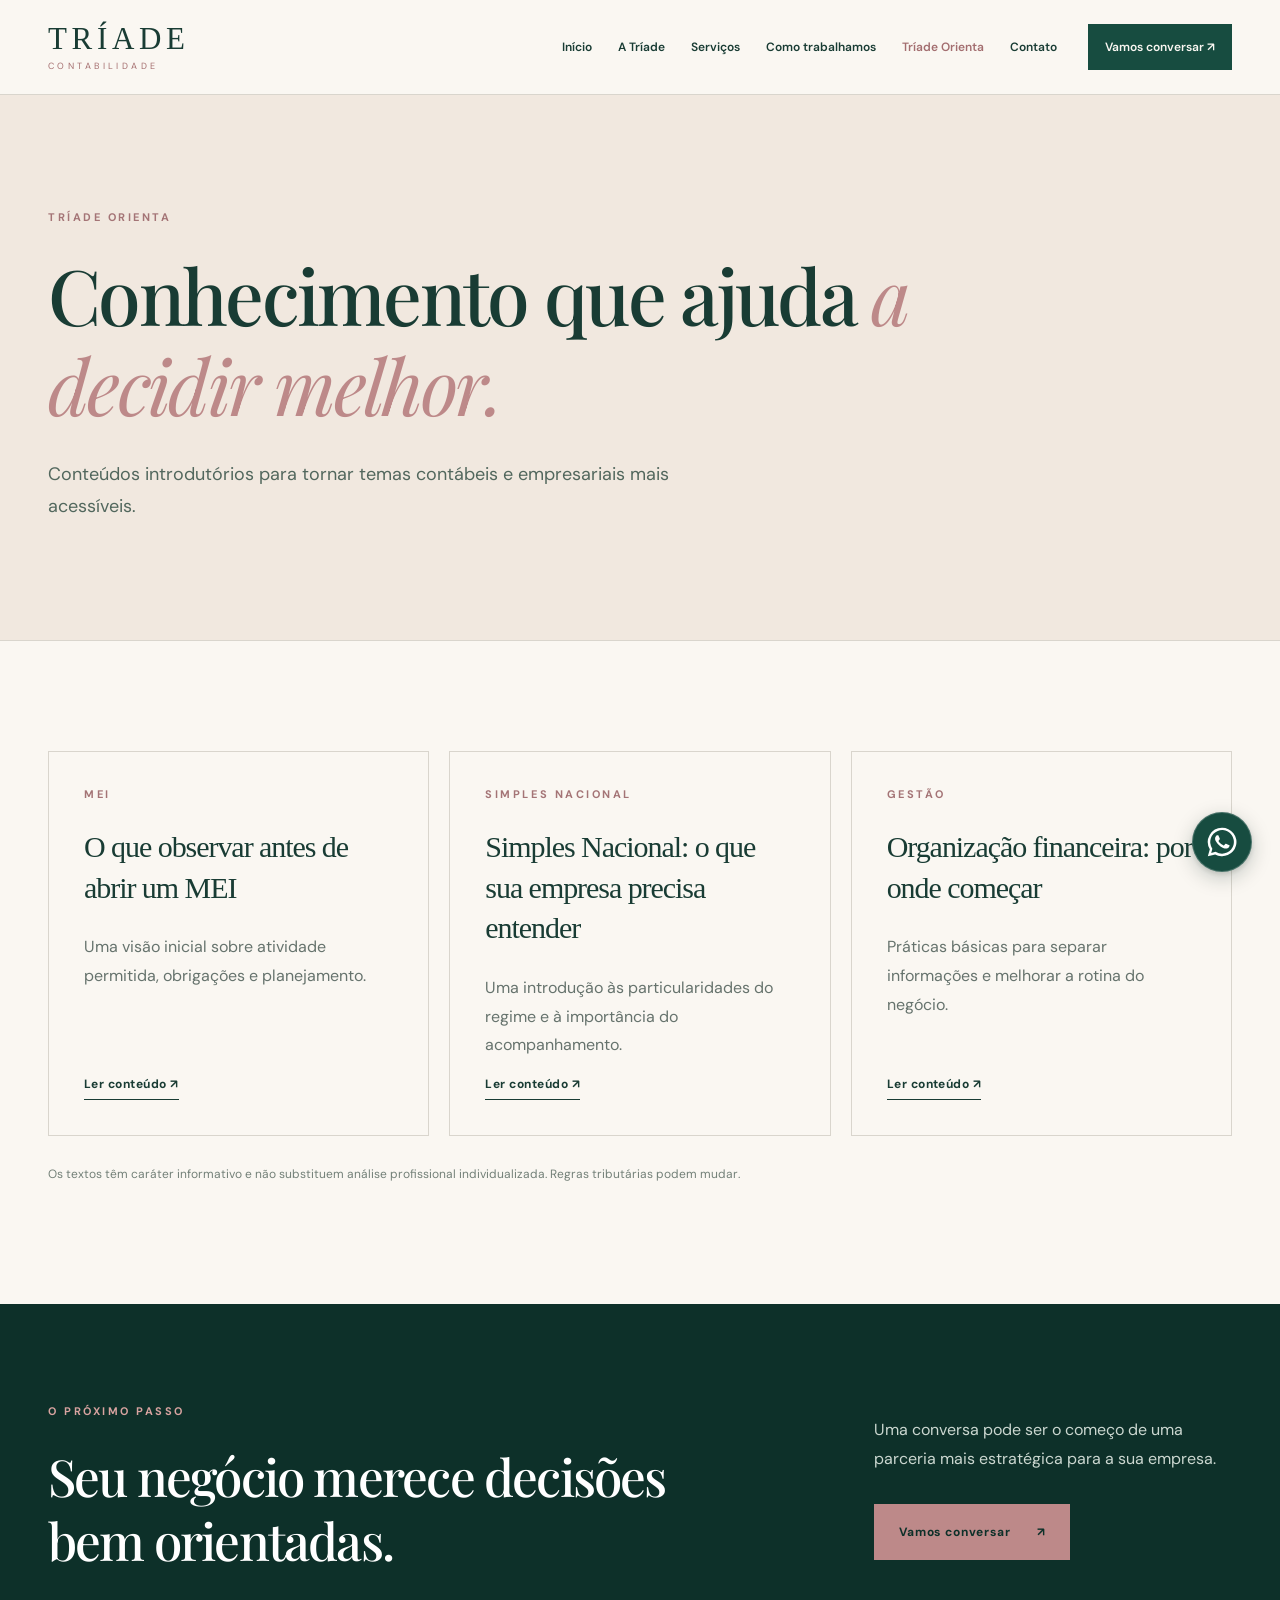
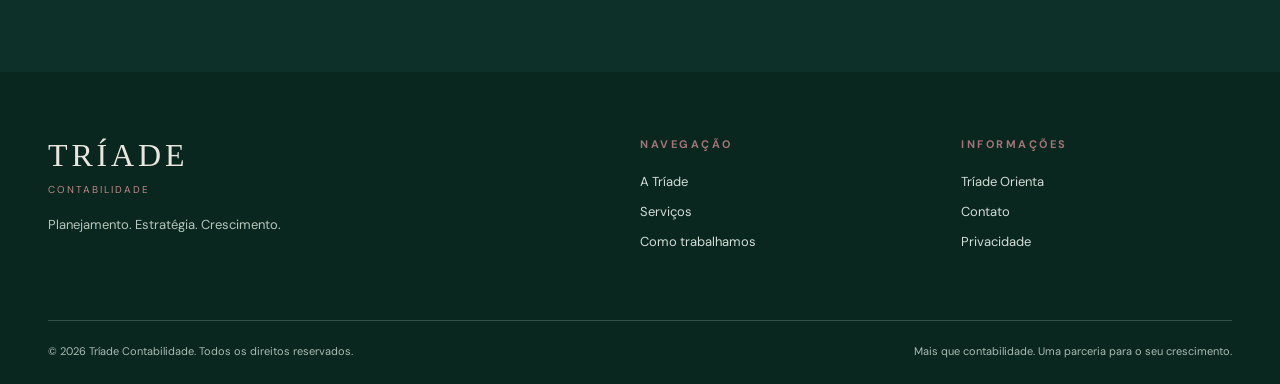
<file: orienta.html>
<!doctype html><html lang="pt-BR"><head><meta charset="utf-8"><meta name="viewport" content="width=device-width,initial-scale=1"><meta name="theme-color" content="#174C40"><meta name="description" content="Conteúdos educativos sobre MEI, Simples Nacional e organização empresarial."><title>Tríade Orienta | Tríade Contabilidade</title><link rel="icon" href="assets/favicon.svg" type="image/svg+xml"><link rel="preconnect" href="https://fonts.googleapis.com"><link rel="preconnect" href="https://fonts.gstatic.com" crossorigin><link href="https://fonts.googleapis.com/css2?family=DM+Sans:wght@400;500;600;700&family=Manrope:wght@400;500;600;700&family=Playfair+Display:wght@400;500;600&display=swap" rel="stylesheet"><link rel="stylesheet" href="assets/style.css"><script defer src="assets/site.js"></script></head><body><header class="site-header"><div class="container header-inner"><a href="index.html" class="brand" aria-label="Tríade Contabilidade, início"><span class="brand-name">TRÍADE</span><span class="brand-sub">CONTABILIDADE</span></a><button class="menu-toggle" aria-label="Abrir menu" aria-expanded="false" aria-controls="main-nav"><span></span><span></span><span></span></button><nav id="main-nav" class="nav" aria-label="Menu principal"><a href="index.html" >Início</a><a href="sobre.html" >A Tríade</a><a href="servicos.html" >Serviços</a><a href="processo.html" >Como trabalhamos</a><a href="orienta.html" aria-current=page>Tríade Orienta</a><a href="contato.html" >Contato</a><a href="contato.html" class="nav-cta">Vamos conversar <span aria-hidden="true">↗</span></a></nav></div></header><main id="main"><section class="page-intro"><div class="container"><p class="eyebrow">TRÍADE ORIENTA</p><h1>Conhecimento que ajuda <em>a decidir melhor.</em></h1><p class="lead">Conteúdos introdutórios para tornar temas contábeis e empresariais mais acessíveis.</p></div></section><section class="section"><div class="container"><div class="article-grid"><a class="article-card" href="artigo-1.html"><span class="eyebrow">MEI</span><h2>O que observar antes de abrir um MEI</h2><p>Uma visão inicial sobre atividade permitida, obrigações e planejamento.</p><span class="text-link">Ler conteúdo ↗</span></a><a class="article-card" href="artigo-2.html"><span class="eyebrow">SIMPLES NACIONAL</span><h2>Simples Nacional: o que sua empresa precisa entender</h2><p>Uma introdução às particularidades do regime e à importância do acompanhamento.</p><span class="text-link">Ler conteúdo ↗</span></a><a class="article-card" href="artigo-3.html"><span class="eyebrow">GESTÃO</span><h2>Organização financeira: por onde começar</h2><p>Práticas básicas para separar informações e melhorar a rotina do negócio.</p><span class="text-link">Ler conteúdo ↗</span></a></div><p class="fine-print article-note">Os textos têm caráter informativo e não substituem análise profissional individualizada. Regras tributárias podem mudar.</p></div></section><section class="cta-section"><div class="container cta-layout"><div><p class="eyebrow rose">O PRÓXIMO PASSO</p><h2>Seu negócio merece decisões bem orientadas.</h2></div><div><p>Uma conversa pode ser o começo de uma parceria mais estratégica para a sua empresa.</p><a class="btn btn-rose" href="contato.html">Vamos conversar <span>↗</span></a></div></div></section></main><footer class="footer"><div class="container"><div class="footer-top"><div><a class="footer-logo" href="index.html">TRÍADE <span>CONTABILIDADE</span></a><p>Planejamento. Estratégia. Crescimento.</p></div><div><p class="eyebrow">NAVEGAÇÃO</p><a href="sobre.html">A Tríade</a><a href="servicos.html">Serviços</a><a href="processo.html">Como trabalhamos</a></div><div><p class="eyebrow">INFORMAÇÕES</p><a href="orienta.html">Tríade Orienta</a><a href="contato.html">Contato</a><a href="privacidade.html">Privacidade</a></div></div><div class="footer-bottom"><span>© <span id="year"></span> Tríade Contabilidade. Todos os direitos reservados.</span><span>Mais que contabilidade. Uma parceria para o seu crescimento.</span></div></div></footer></body></html>
</file>
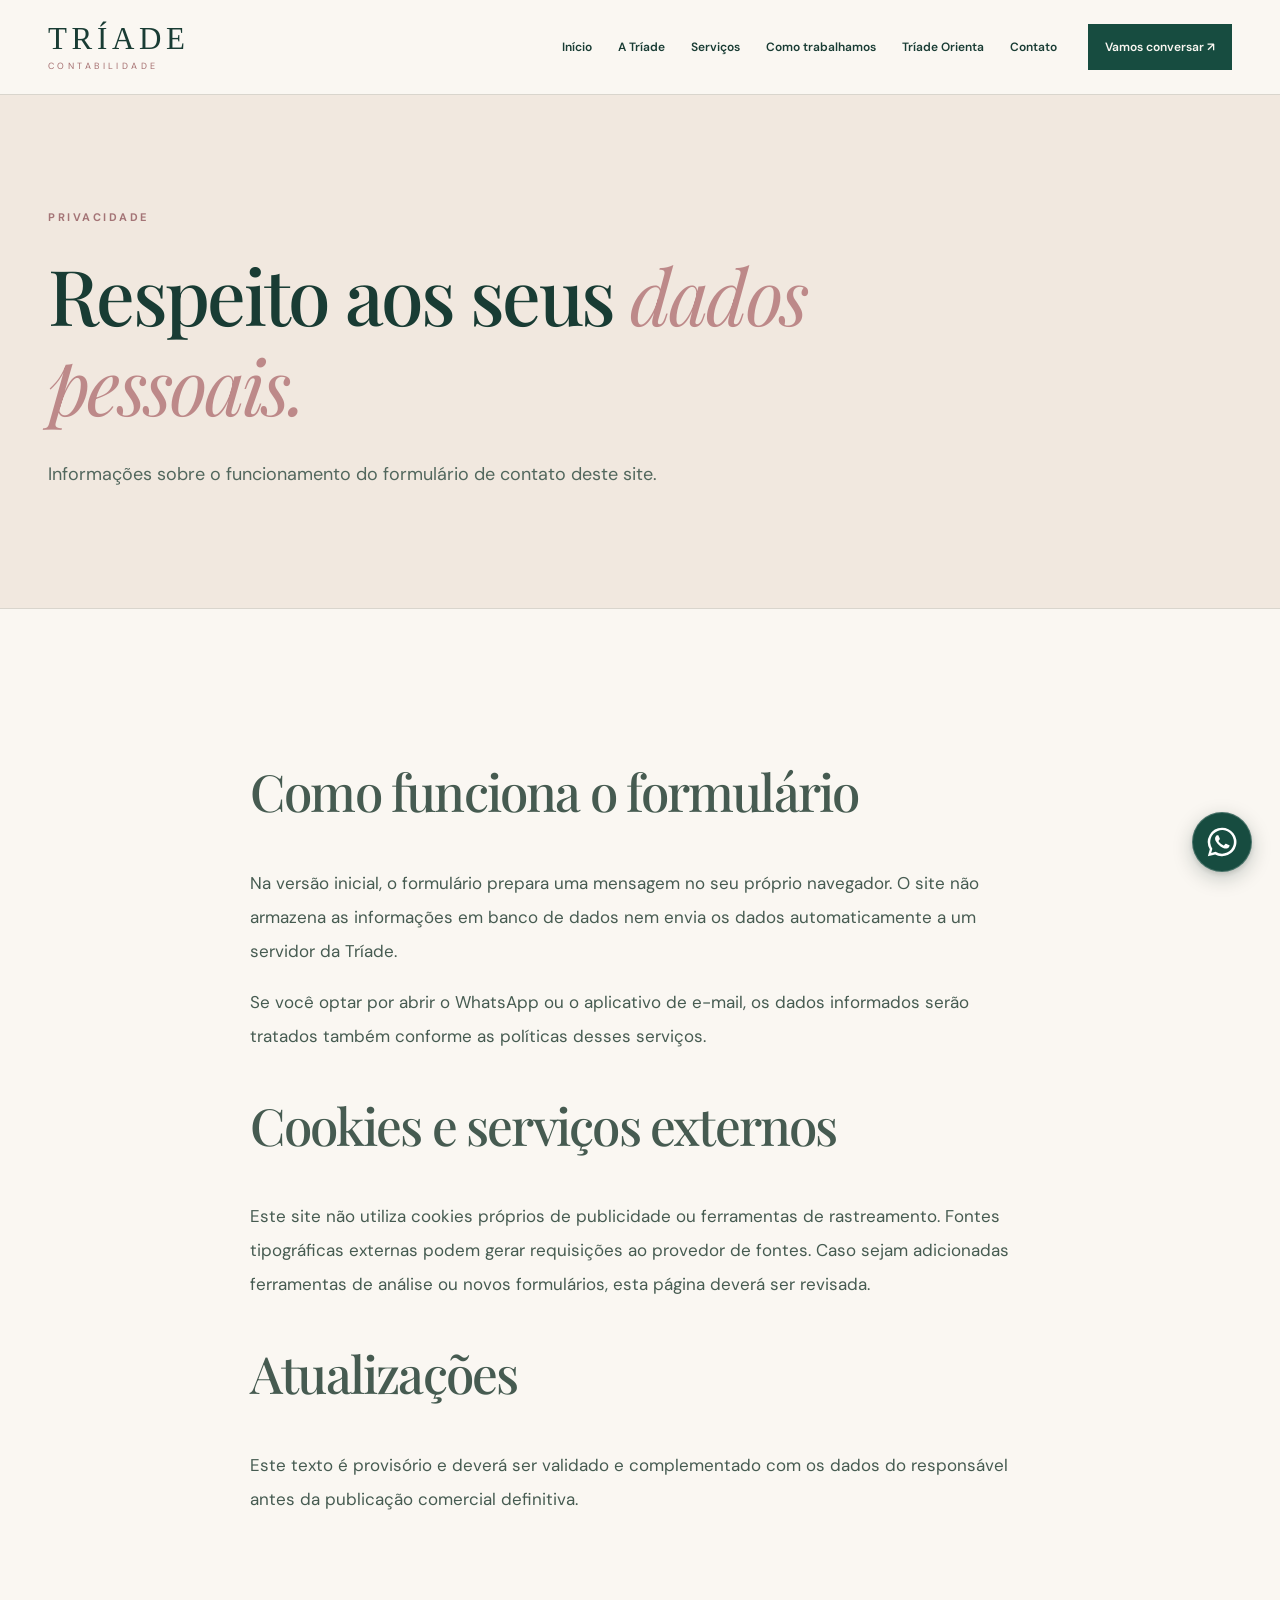
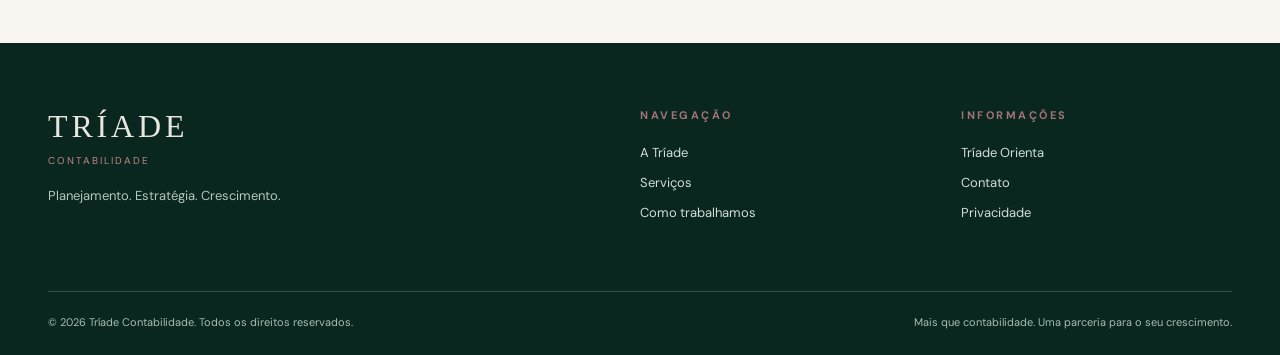
<file: privacidade.html>
<!doctype html><html lang="pt-BR"><head><meta charset="utf-8"><meta name="viewport" content="width=device-width,initial-scale=1"><meta name="theme-color" content="#174C40"><meta name="description" content="Informações de privacidade do site da Tríade Contabilidade."><title>Privacidade | Tríade Contabilidade</title><link rel="icon" href="assets/favicon.svg" type="image/svg+xml"><link rel="preconnect" href="https://fonts.googleapis.com"><link rel="preconnect" href="https://fonts.gstatic.com" crossorigin><link href="https://fonts.googleapis.com/css2?family=DM+Sans:wght@400;500;600;700&family=Manrope:wght@400;500;600;700&family=Playfair+Display:wght@400;500;600&display=swap" rel="stylesheet"><link rel="stylesheet" href="assets/style.css"><script defer src="assets/site.js"></script></head><body><header class="site-header"><div class="container header-inner"><a href="index.html" class="brand" aria-label="Tríade Contabilidade, início"><span class="brand-name">TRÍADE</span><span class="brand-sub">CONTABILIDADE</span></a><button class="menu-toggle" aria-label="Abrir menu" aria-expanded="false" aria-controls="main-nav"><span></span><span></span><span></span></button><nav id="main-nav" class="nav" aria-label="Menu principal"><a href="index.html" >Início</a><a href="sobre.html" >A Tríade</a><a href="servicos.html" >Serviços</a><a href="processo.html" >Como trabalhamos</a><a href="orienta.html" >Tríade Orienta</a><a href="contato.html" >Contato</a><a href="contato.html" class="nav-cta">Vamos conversar <span aria-hidden="true">↗</span></a></nav></div></header><main id="main"><section class="page-intro"><div class="container"><p class="eyebrow">PRIVACIDADE</p><h1>Respeito aos seus <em>dados pessoais.</em></h1><p class="lead">Informações sobre o funcionamento do formulário de contato deste site.</p></div></section><section class="section"><div class="container article-width article-body"><h2>Como funciona o formulário</h2><p>Na versão inicial, o formulário prepara uma mensagem no seu próprio navegador. O site não armazena as informações em banco de dados nem envia os dados automaticamente a um servidor da Tríade.</p><p>Se você optar por abrir o WhatsApp ou o aplicativo de e-mail, os dados informados serão tratados também conforme as políticas desses serviços.</p><h2>Cookies e serviços externos</h2><p>Este site não utiliza cookies próprios de publicidade ou ferramentas de rastreamento. Fontes tipográficas externas podem gerar requisições ao provedor de fontes. Caso sejam adicionadas ferramentas de análise ou novos formulários, esta página deverá ser revisada.</p><h2>Atualizações</h2><p>Este texto é provisório e deverá ser validado e complementado com os dados do responsável antes da publicação comercial definitiva.</p></div></section></main><footer class="footer"><div class="container"><div class="footer-top"><div><a class="footer-logo" href="index.html">TRÍADE <span>CONTABILIDADE</span></a><p>Planejamento. Estratégia. Crescimento.</p></div><div><p class="eyebrow">NAVEGAÇÃO</p><a href="sobre.html">A Tríade</a><a href="servicos.html">Serviços</a><a href="processo.html">Como trabalhamos</a></div><div><p class="eyebrow">INFORMAÇÕES</p><a href="orienta.html">Tríade Orienta</a><a href="contato.html">Contato</a><a href="privacidade.html">Privacidade</a></div></div><div class="footer-bottom"><span>© <span id="year"></span> Tríade Contabilidade. Todos os direitos reservados.</span><span>Mais que contabilidade. Uma parceria para o seu crescimento.</span></div></div></footer></body></html>
</file>
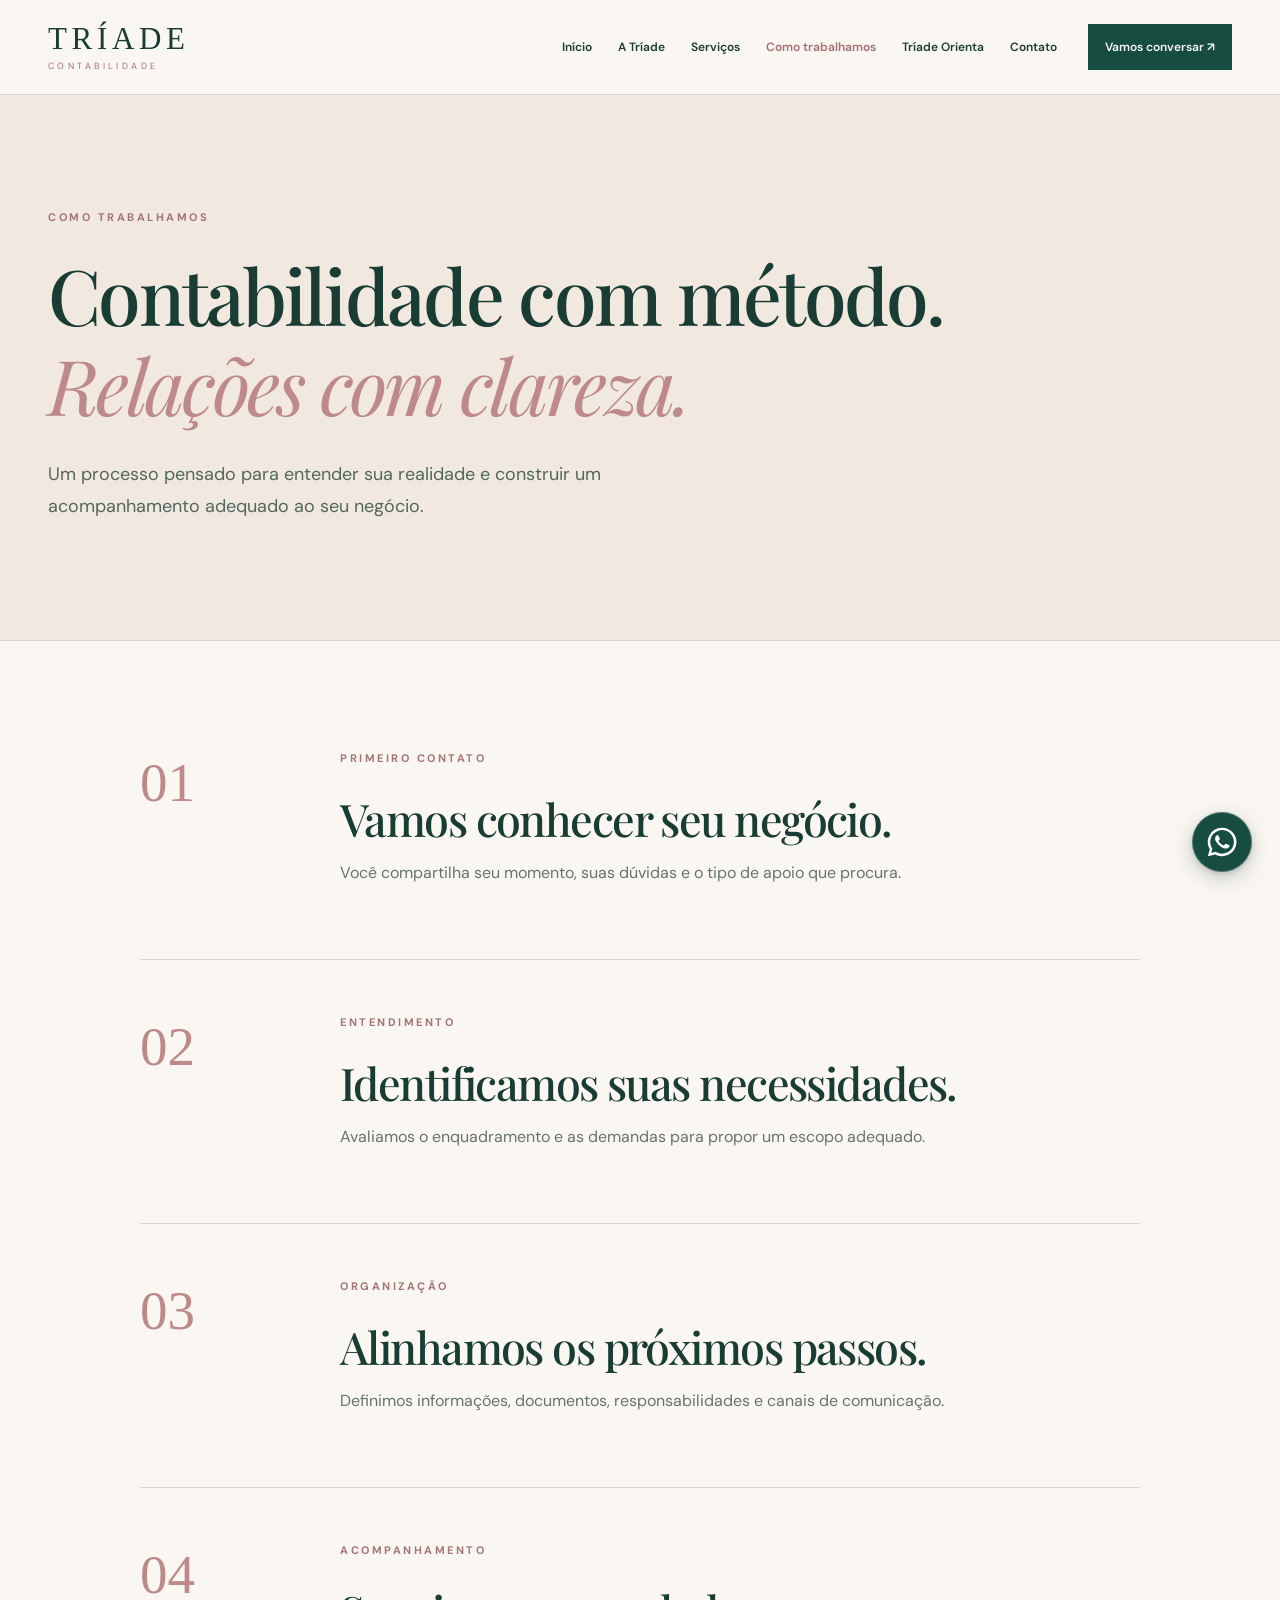
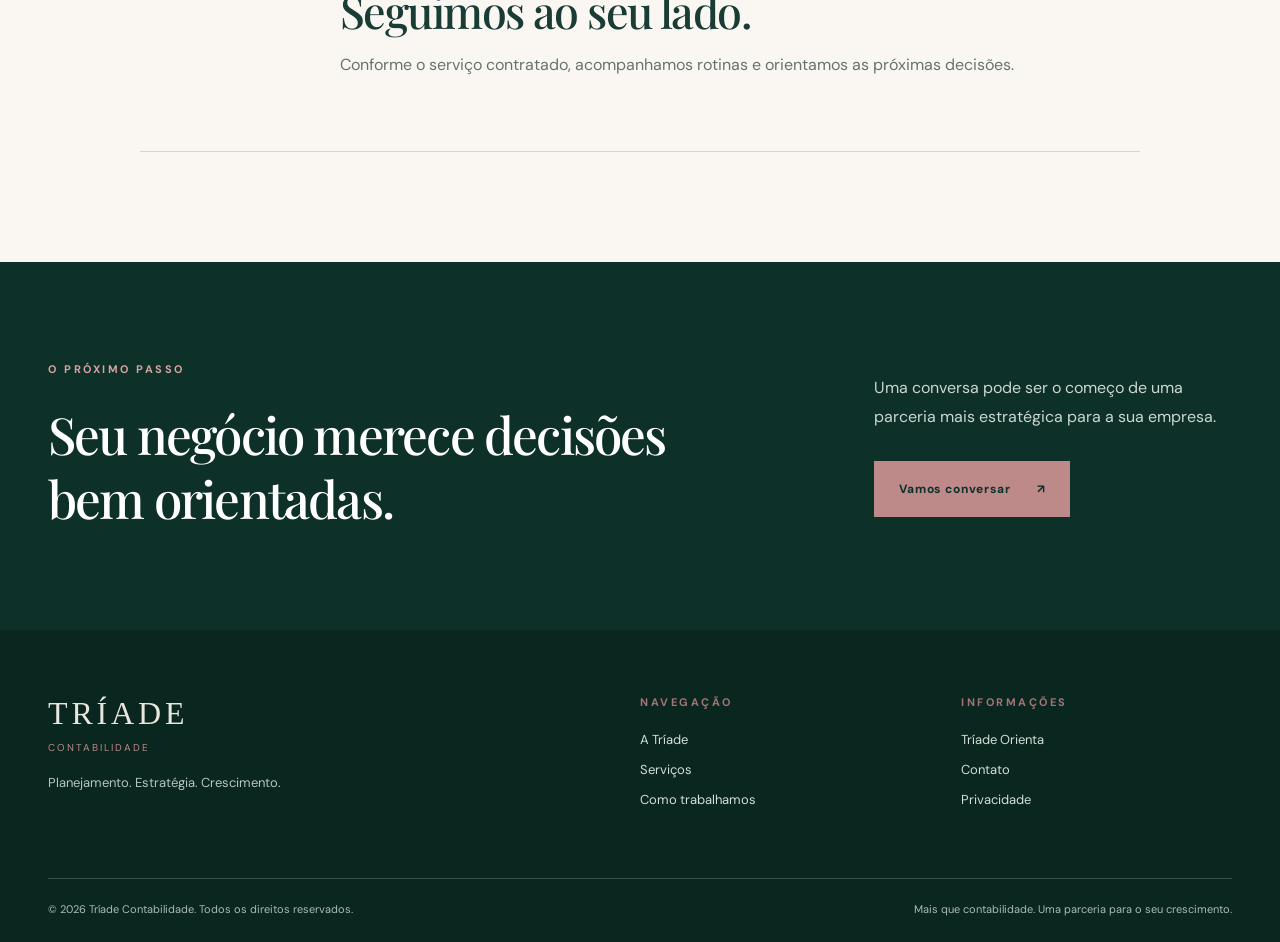
<file: processo.html>
<!doctype html><html lang="pt-BR"><head><meta charset="utf-8"><meta name="viewport" content="width=device-width,initial-scale=1"><meta name="theme-color" content="#174C40"><meta name="description" content="Conheça a proposta de atendimento da Tríade Contabilidade, do primeiro contato ao acompanhamento."><title>Como trabalhamos | Tríade Contabilidade</title><link rel="icon" href="assets/favicon.svg" type="image/svg+xml"><link rel="preconnect" href="https://fonts.googleapis.com"><link rel="preconnect" href="https://fonts.gstatic.com" crossorigin><link href="https://fonts.googleapis.com/css2?family=DM+Sans:wght@400;500;600;700&family=Manrope:wght@400;500;600;700&family=Playfair+Display:wght@400;500;600&display=swap" rel="stylesheet"><link rel="stylesheet" href="assets/style.css"><script defer src="assets/site.js"></script></head><body><header class="site-header"><div class="container header-inner"><a href="index.html" class="brand" aria-label="Tríade Contabilidade, início"><span class="brand-name">TRÍADE</span><span class="brand-sub">CONTABILIDADE</span></a><button class="menu-toggle" aria-label="Abrir menu" aria-expanded="false" aria-controls="main-nav"><span></span><span></span><span></span></button><nav id="main-nav" class="nav" aria-label="Menu principal"><a href="index.html" >Início</a><a href="sobre.html" >A Tríade</a><a href="servicos.html" >Serviços</a><a href="processo.html" aria-current=page>Como trabalhamos</a><a href="orienta.html" >Tríade Orienta</a><a href="contato.html" >Contato</a><a href="contato.html" class="nav-cta">Vamos conversar <span aria-hidden="true">↗</span></a></nav></div></header><main id="main"><section class="page-intro"><div class="container"><p class="eyebrow">COMO TRABALHAMOS</p><h1>Contabilidade com método.<br><em>Relações com clareza.</em></h1><p class="lead">Um processo pensado para entender sua realidade e construir um acompanhamento adequado ao seu negócio.</p></div></section><section class="section"><div class="container timeline"><article><span>01</span><div><p class="eyebrow">PRIMEIRO CONTATO</p><h2>Vamos conhecer seu negócio.</h2><p>Você compartilha seu momento, suas dúvidas e o tipo de apoio que procura.</p></div></article><article><span>02</span><div><p class="eyebrow">ENTENDIMENTO</p><h2>Identificamos suas necessidades.</h2><p>Avaliamos o enquadramento e as demandas para propor um escopo adequado.</p></div></article><article><span>03</span><div><p class="eyebrow">ORGANIZAÇÃO</p><h2>Alinhamos os próximos passos.</h2><p>Definimos informações, documentos, responsabilidades e canais de comunicação.</p></div></article><article><span>04</span><div><p class="eyebrow">ACOMPANHAMENTO</p><h2>Seguimos ao seu lado.</h2><p>Conforme o serviço contratado, acompanhamos rotinas e orientamos as próximas decisões.</p></div></article></div></section><section class="cta-section"><div class="container cta-layout"><div><p class="eyebrow rose">O PRÓXIMO PASSO</p><h2>Seu negócio merece decisões bem orientadas.</h2></div><div><p>Uma conversa pode ser o começo de uma parceria mais estratégica para a sua empresa.</p><a class="btn btn-rose" href="contato.html">Vamos conversar <span>↗</span></a></div></div></section></main><footer class="footer"><div class="container"><div class="footer-top"><div><a class="footer-logo" href="index.html">TRÍADE <span>CONTABILIDADE</span></a><p>Planejamento. Estratégia. Crescimento.</p></div><div><p class="eyebrow">NAVEGAÇÃO</p><a href="sobre.html">A Tríade</a><a href="servicos.html">Serviços</a><a href="processo.html">Como trabalhamos</a></div><div><p class="eyebrow">INFORMAÇÕES</p><a href="orienta.html">Tríade Orienta</a><a href="contato.html">Contato</a><a href="privacidade.html">Privacidade</a></div></div><div class="footer-bottom"><span>© <span id="year"></span> Tríade Contabilidade. Todos os direitos reservados.</span><span>Mais que contabilidade. Uma parceria para o seu crescimento.</span></div></div></footer></body></html>
</file>
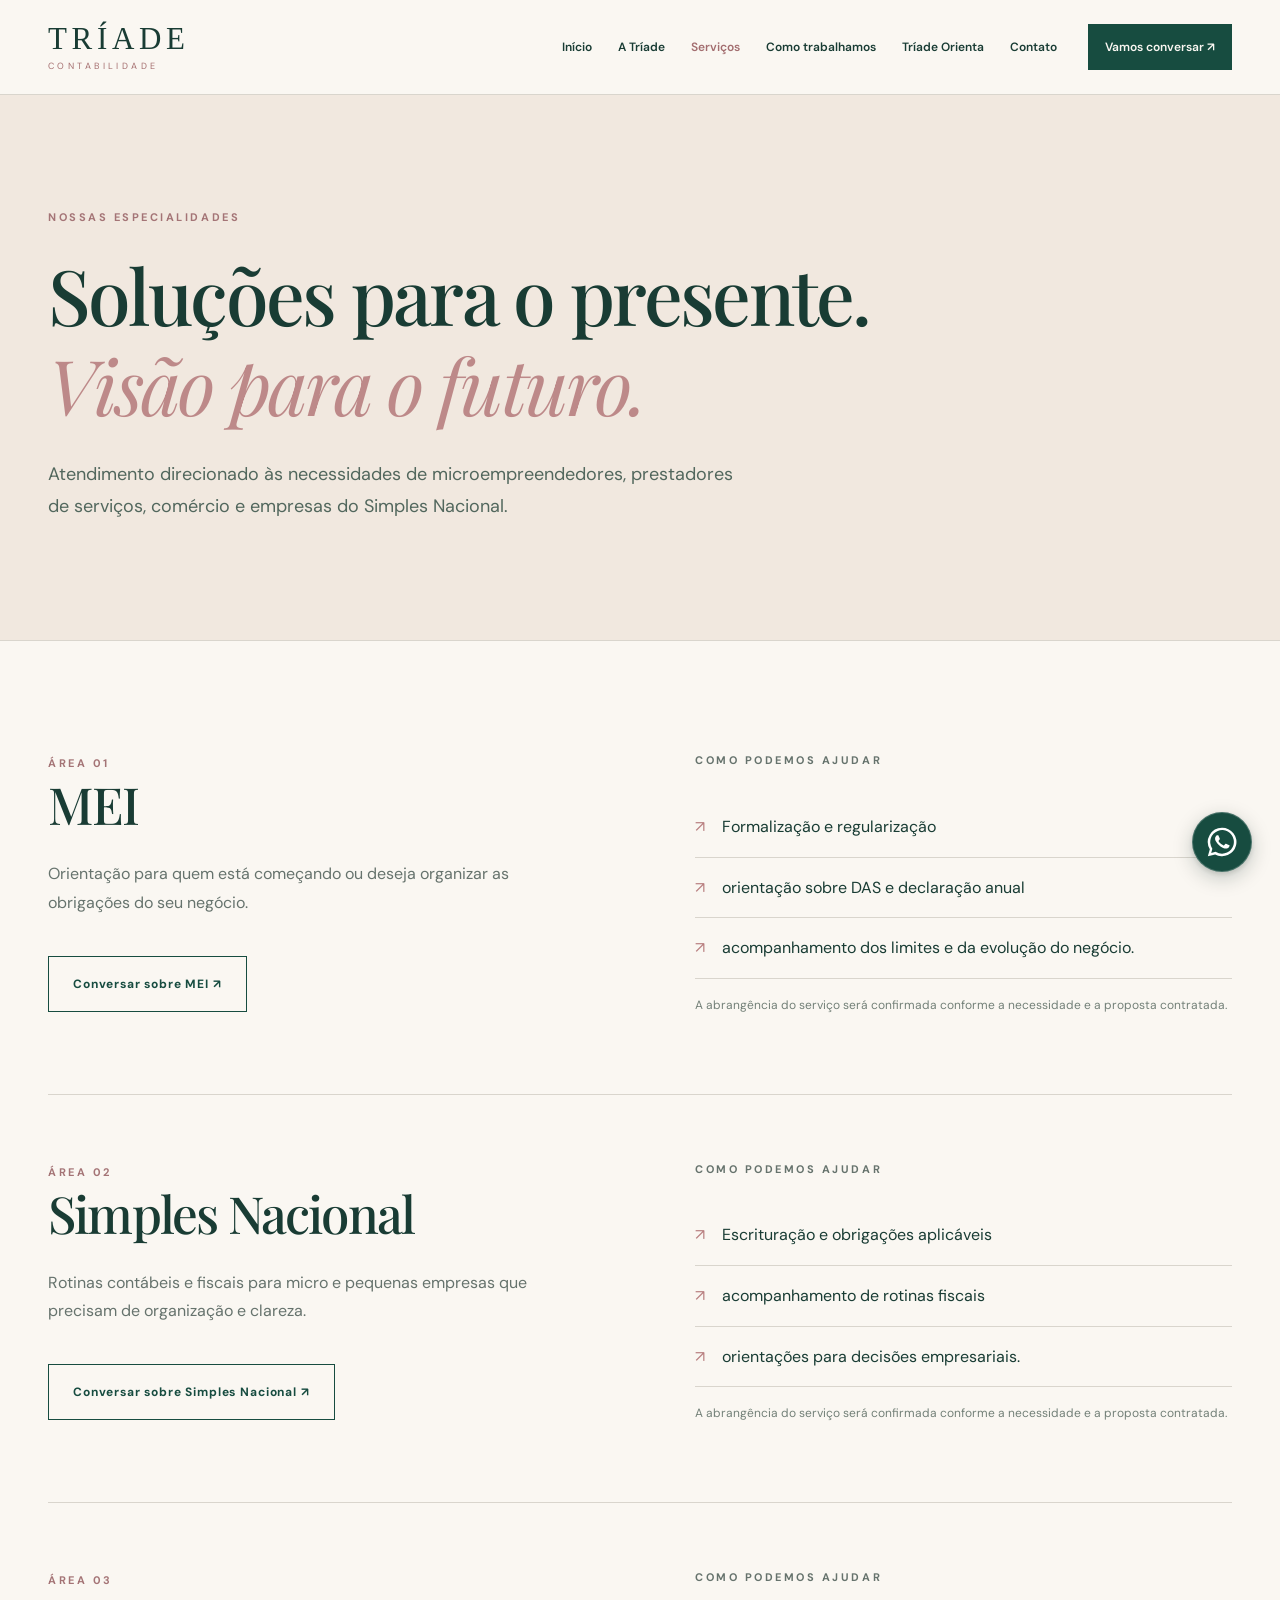
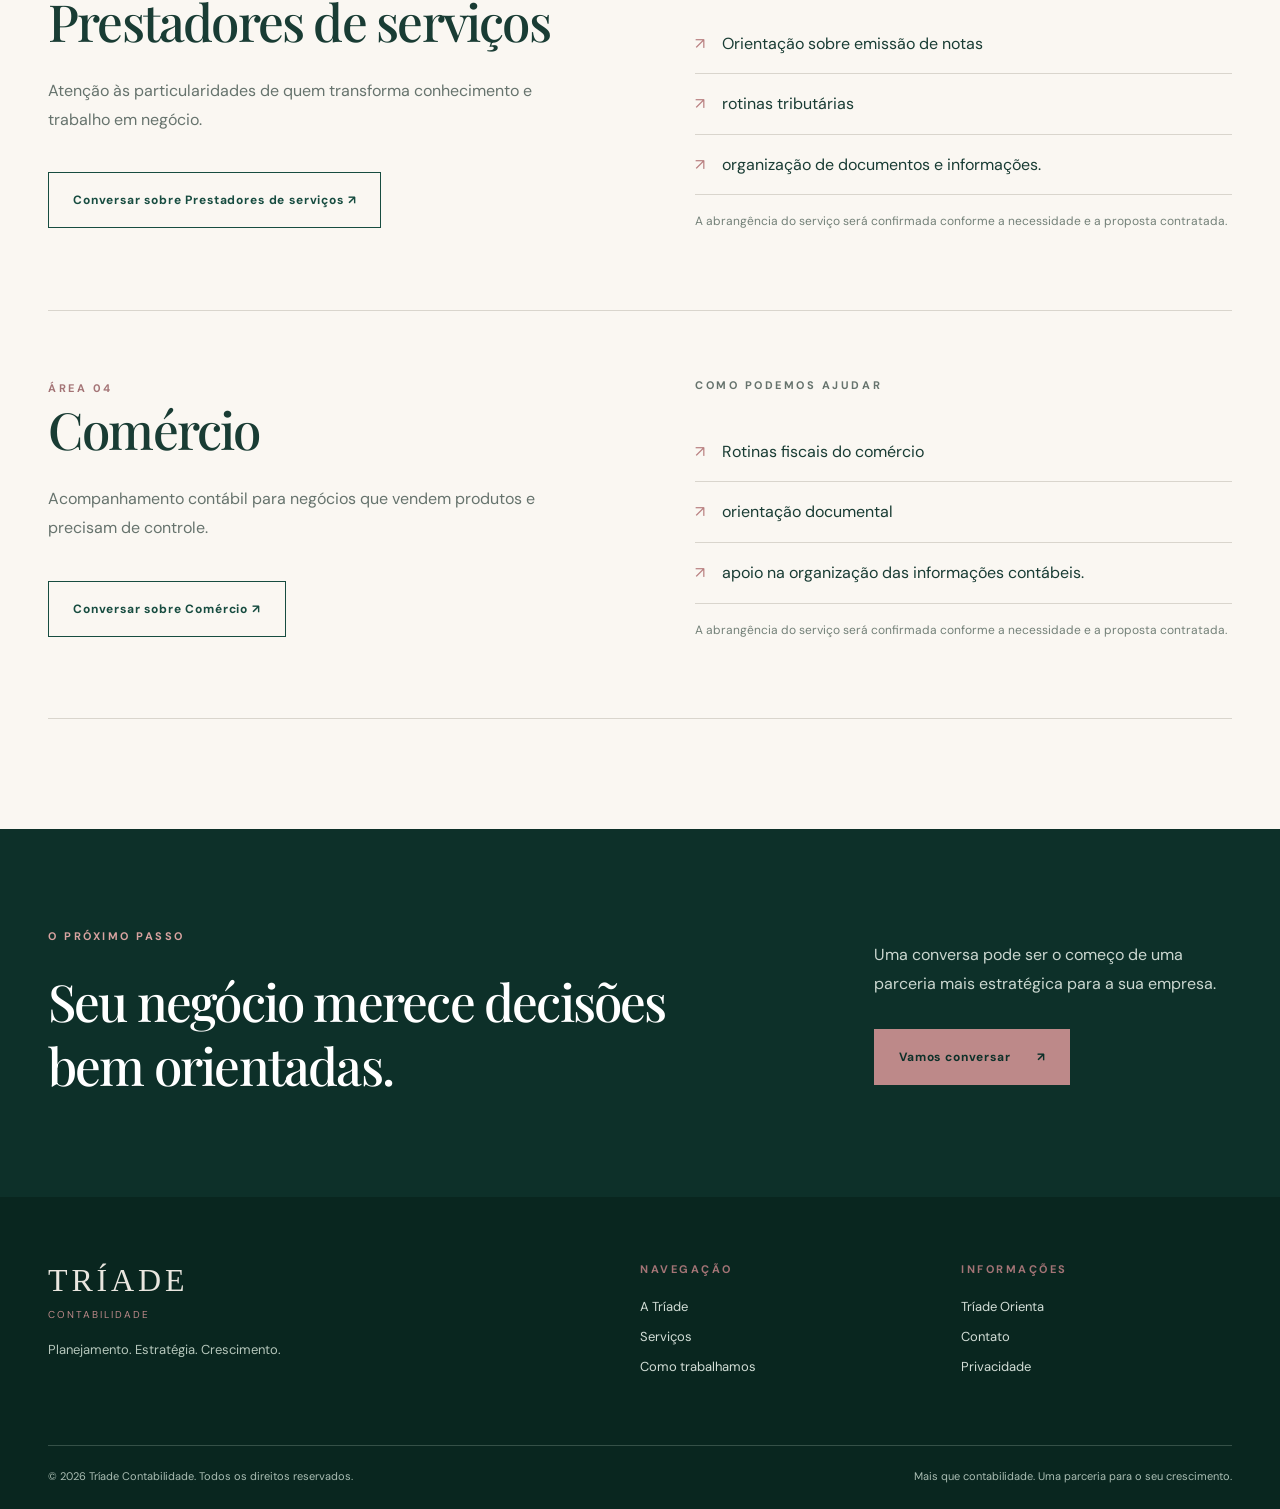
<file: servicos.html>
<!doctype html><html lang="pt-BR"><head><meta charset="utf-8"><meta name="viewport" content="width=device-width,initial-scale=1"><meta name="theme-color" content="#174C40"><meta name="description" content="Serviços contábeis para MEI, Simples Nacional, prestadores de serviços e comércio."><title>Serviços | Tríade Contabilidade</title><link rel="icon" href="assets/favicon.svg" type="image/svg+xml"><link rel="preconnect" href="https://fonts.googleapis.com"><link rel="preconnect" href="https://fonts.gstatic.com" crossorigin><link href="https://fonts.googleapis.com/css2?family=DM+Sans:wght@400;500;600;700&family=Manrope:wght@400;500;600;700&family=Playfair+Display:wght@400;500;600&display=swap" rel="stylesheet"><link rel="stylesheet" href="assets/style.css"><script defer src="assets/site.js"></script></head><body><header class="site-header"><div class="container header-inner"><a href="index.html" class="brand" aria-label="Tríade Contabilidade, início"><span class="brand-name">TRÍADE</span><span class="brand-sub">CONTABILIDADE</span></a><button class="menu-toggle" aria-label="Abrir menu" aria-expanded="false" aria-controls="main-nav"><span></span><span></span><span></span></button><nav id="main-nav" class="nav" aria-label="Menu principal"><a href="index.html" >Início</a><a href="sobre.html" >A Tríade</a><a href="servicos.html" aria-current=page>Serviços</a><a href="processo.html" >Como trabalhamos</a><a href="orienta.html" >Tríade Orienta</a><a href="contato.html" >Contato</a><a href="contato.html" class="nav-cta">Vamos conversar <span aria-hidden="true">↗</span></a></nav></div></header><main id="main"><section class="page-intro"><div class="container"><p class="eyebrow">NOSSAS ESPECIALIDADES</p><h1>Soluções para o presente.<br><em>Visão para o futuro.</em></h1><p class="lead">Atendimento direcionado às necessidades de microempreendedores, prestadores de serviços, comércio e empresas do Simples Nacional.</p></div></section><section class="section"><div class="container service-detail-list"><article class="service-detail" id="servico-01"><div><span class="eyebrow">ÁREA 01</span><h2>MEI</h2><p>Orientação para quem está começando ou deseja organizar as obrigações do seu negócio.</p><a class="btn btn-outline" href="contato.html?assunto=MEI">Conversar sobre MEI ↗</a></div><div><p class="eyebrow">COMO PODEMOS AJUDAR</p><ul class="clean-list"><li>Formalização e regularização</li><li>orientação sobre DAS e declaração anual</li><li>acompanhamento dos limites e da evolução do negócio.</li></ul><p class="fine-print">A abrangência do serviço será confirmada conforme a necessidade e a proposta contratada.</p></div></article><article class="service-detail" id="servico-02"><div><span class="eyebrow">ÁREA 02</span><h2>Simples Nacional</h2><p>Rotinas contábeis e fiscais para micro e pequenas empresas que precisam de organização e clareza.</p><a class="btn btn-outline" href="contato.html?assunto=Simples Nacional">Conversar sobre Simples Nacional ↗</a></div><div><p class="eyebrow">COMO PODEMOS AJUDAR</p><ul class="clean-list"><li>Escrituração e obrigações aplicáveis</li><li>acompanhamento de rotinas fiscais</li><li>orientações para decisões empresariais.</li></ul><p class="fine-print">A abrangência do serviço será confirmada conforme a necessidade e a proposta contratada.</p></div></article><article class="service-detail" id="servico-03"><div><span class="eyebrow">ÁREA 03</span><h2>Prestadores de serviços</h2><p>Atenção às particularidades de quem transforma conhecimento e trabalho em negócio.</p><a class="btn btn-outline" href="contato.html?assunto=Prestadores de serviços">Conversar sobre Prestadores de serviços ↗</a></div><div><p class="eyebrow">COMO PODEMOS AJUDAR</p><ul class="clean-list"><li>Orientação sobre emissão de notas</li><li>rotinas tributárias</li><li>organização de documentos e informações.</li></ul><p class="fine-print">A abrangência do serviço será confirmada conforme a necessidade e a proposta contratada.</p></div></article><article class="service-detail" id="servico-04"><div><span class="eyebrow">ÁREA 04</span><h2>Comércio</h2><p>Acompanhamento contábil para negócios que vendem produtos e precisam de controle.</p><a class="btn btn-outline" href="contato.html?assunto=Comércio">Conversar sobre Comércio ↗</a></div><div><p class="eyebrow">COMO PODEMOS AJUDAR</p><ul class="clean-list"><li>Rotinas fiscais do comércio</li><li>orientação documental</li><li>apoio na organização das informações contábeis.</li></ul><p class="fine-print">A abrangência do serviço será confirmada conforme a necessidade e a proposta contratada.</p></div></article></div></section><section class="cta-section"><div class="container cta-layout"><div><p class="eyebrow rose">O PRÓXIMO PASSO</p><h2>Seu negócio merece decisões bem orientadas.</h2></div><div><p>Uma conversa pode ser o começo de uma parceria mais estratégica para a sua empresa.</p><a class="btn btn-rose" href="contato.html">Vamos conversar <span>↗</span></a></div></div></section></main><footer class="footer"><div class="container"><div class="footer-top"><div><a class="footer-logo" href="index.html">TRÍADE <span>CONTABILIDADE</span></a><p>Planejamento. Estratégia. Crescimento.</p></div><div><p class="eyebrow">NAVEGAÇÃO</p><a href="sobre.html">A Tríade</a><a href="servicos.html">Serviços</a><a href="processo.html">Como trabalhamos</a></div><div><p class="eyebrow">INFORMAÇÕES</p><a href="orienta.html">Tríade Orienta</a><a href="contato.html">Contato</a><a href="privacidade.html">Privacidade</a></div></div><div class="footer-bottom"><span>© <span id="year"></span> Tríade Contabilidade. Todos os direitos reservados.</span><span>Mais que contabilidade. Uma parceria para o seu crescimento.</span></div></div></footer></body></html>
</file>
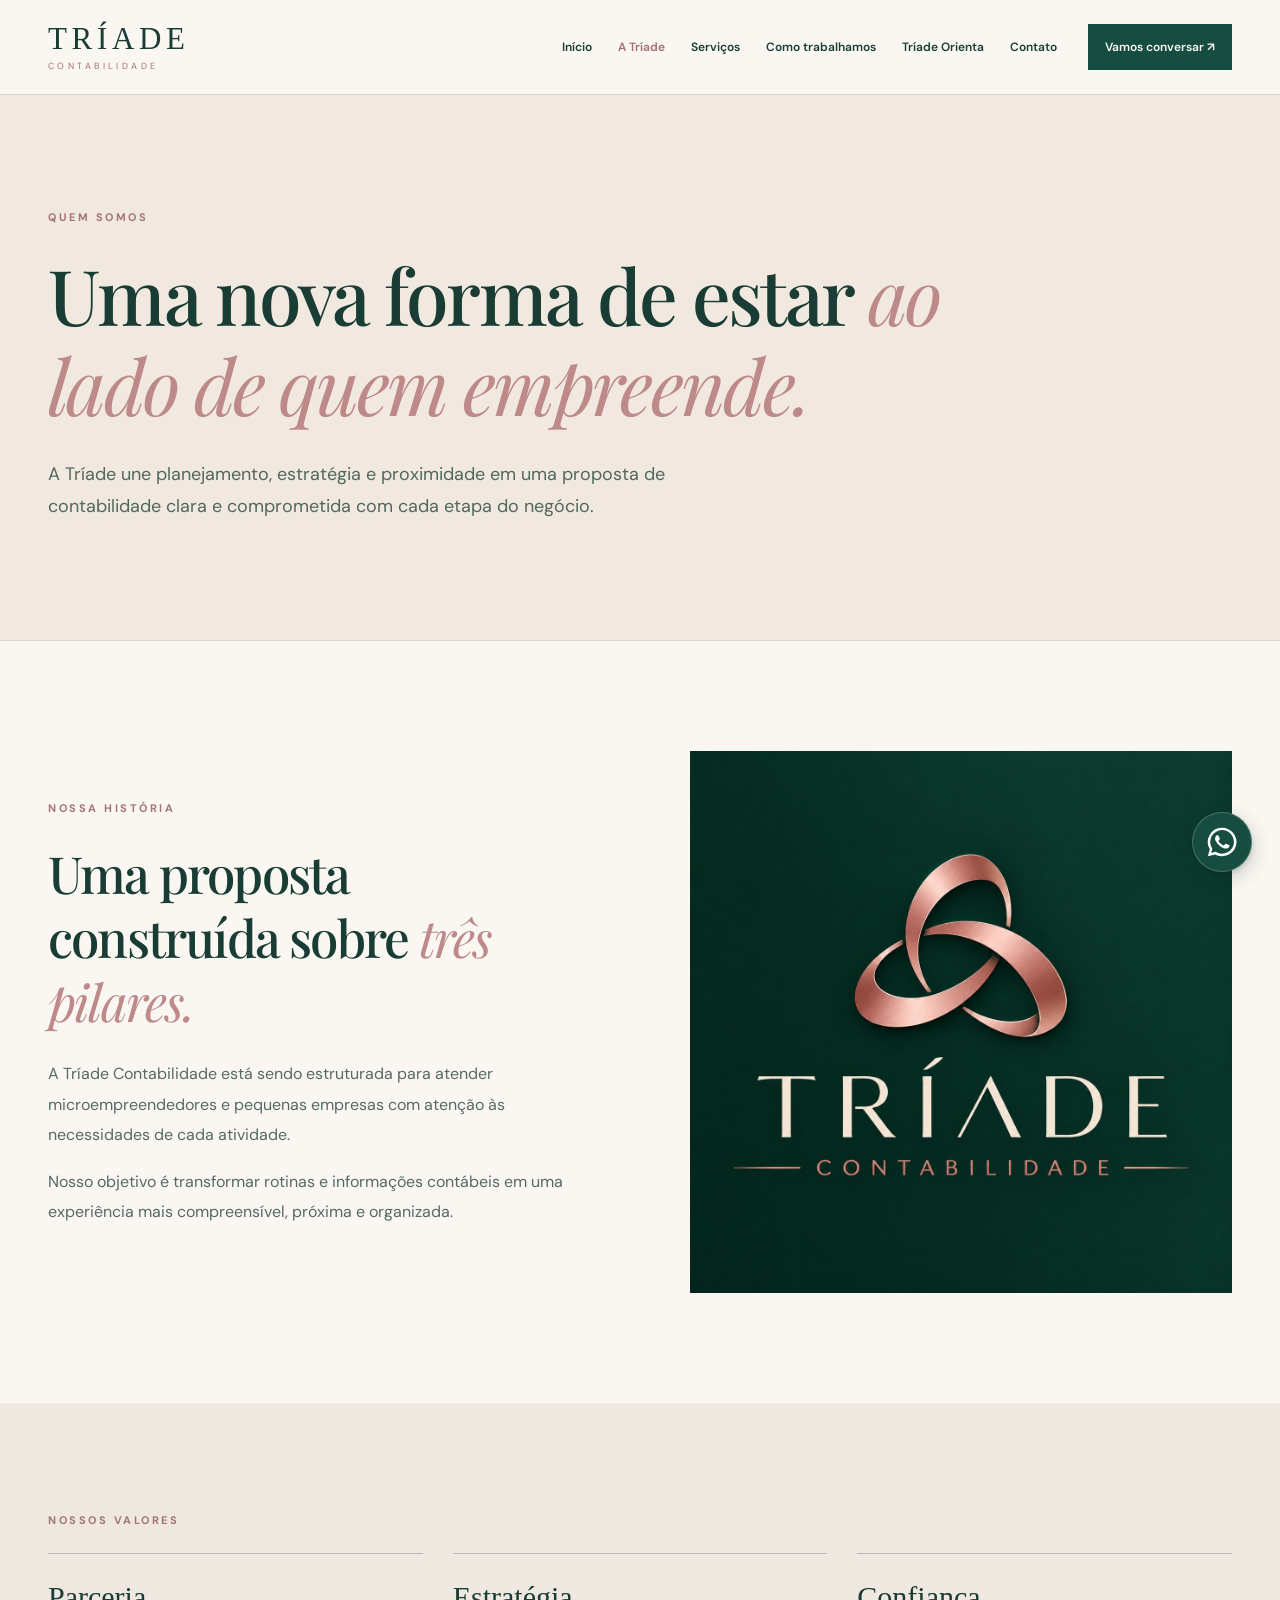
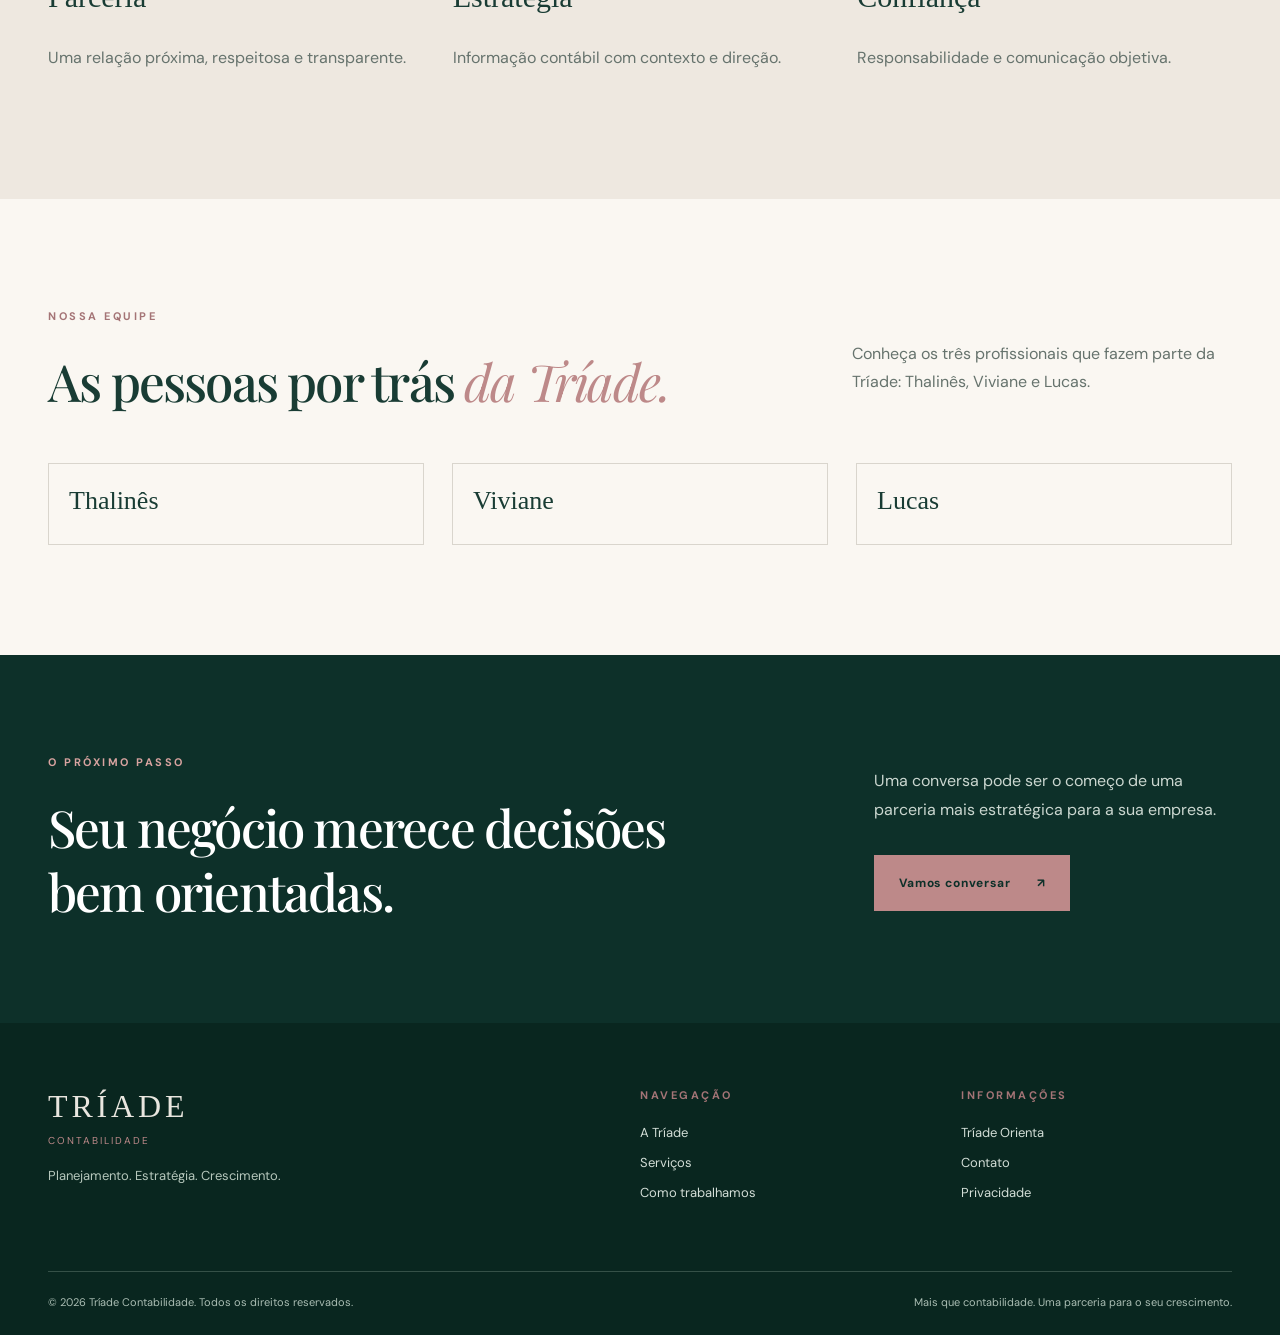
<file: sobre.html>
<!doctype html><html lang="pt-BR"><head><meta charset="utf-8"><meta name="viewport" content="width=device-width,initial-scale=1"><meta name="theme-color" content="#174C40"><meta name="description" content="Conheça o propósito, os valores e a equipe da Tríade Contabilidade."><title>A Tríade | Tríade Contabilidade</title><link rel="icon" href="assets/favicon.svg" type="image/svg+xml"><link rel="preconnect" href="https://fonts.googleapis.com"><link rel="preconnect" href="https://fonts.gstatic.com" crossorigin><link href="https://fonts.googleapis.com/css2?family=DM+Sans:wght@400;500;600;700&family=Manrope:wght@400;500;600;700&family=Playfair+Display:wght@400;500;600&display=swap" rel="stylesheet"><link rel="stylesheet" href="assets/style.css"><script defer src="assets/site.js"></script></head><body><header class="site-header"><div class="container header-inner"><a href="index.html" class="brand" aria-label="Tríade Contabilidade, início"><span class="brand-name">TRÍADE</span><span class="brand-sub">CONTABILIDADE</span></a><button class="menu-toggle" aria-label="Abrir menu" aria-expanded="false" aria-controls="main-nav"><span></span><span></span><span></span></button><nav id="main-nav" class="nav" aria-label="Menu principal"><a href="index.html" >Início</a><a href="sobre.html" aria-current=page>A Tríade</a><a href="servicos.html" >Serviços</a><a href="processo.html" >Como trabalhamos</a><a href="orienta.html" >Tríade Orienta</a><a href="contato.html" >Contato</a><a href="contato.html" class="nav-cta">Vamos conversar <span aria-hidden="true">↗</span></a></nav></div></header><main id="main"><section class="page-intro"><div class="container"><p class="eyebrow">QUEM SOMOS</p><h1>Uma nova forma de estar <em>ao lado de quem empreende.</em></h1><p class="lead">A Tríade une planejamento, estratégia e proximidade em uma proposta de contabilidade clara e comprometida com cada etapa do negócio.</p></div></section><section class="section"><div class="container split-section"><div class="split-copy"><p class="eyebrow">NOSSA HISTÓRIA</p><h2>Uma proposta construída sobre <em>três pilares.</em></h2><p>A Tríade Contabilidade está sendo estruturada para atender microempreendedores e pequenas empresas com atenção às necessidades de cada atividade.</p><p>Nosso objetivo é transformar rotinas e informações contábeis em uma experiência mais compreensível, próxima e organizada.</p></div><div class="image-panel"><img src="assets/logo-original.jpg" alt="Logotipo Tríade Contabilidade em verde esmeralda e rosé" loading="lazy"></div></div></section><section class="section muted"><div class="container"><p class="eyebrow">NOSSOS VALORES</p><div class="values-row"><article><h3>Parceria</h3><p>Uma relação próxima, respeitosa e transparente.</p></article><article><h3>Estratégia</h3><p>Informação contábil com contexto e direção.</p></article><article><h3>Confiança</h3><p>Responsabilidade e comunicação objetiva.</p></article></div></div></section><section class="section" id="equipe"><div class="container"><div class="section-top"><div><p class="eyebrow">NOSSA EQUIPE</p><h2>As pessoas por trás <em>da Tríade.</em></h2></div><p>Conheça os três profissionais que fazem parte da Tríade: Thalinês, Viviane e Lucas.</p></div><div id="team-grid" class="team-grid" aria-live="polite"></div><div id="team-empty" class="team-empty"><span class="eyebrow">EM PREPARAÇÃO</span><h3>Estamos construindo nosso time.</h3><p>Os perfis profissionais serão apresentados aqui assim que estiverem definidos.</p></div></div></section><section class="cta-section"><div class="container cta-layout"><div><p class="eyebrow rose">O PRÓXIMO PASSO</p><h2>Seu negócio merece decisões bem orientadas.</h2></div><div><p>Uma conversa pode ser o começo de uma parceria mais estratégica para a sua empresa.</p><a class="btn btn-rose" href="contato.html">Vamos conversar <span>↗</span></a></div></div></section></main><footer class="footer"><div class="container"><div class="footer-top"><div><a class="footer-logo" href="index.html">TRÍADE <span>CONTABILIDADE</span></a><p>Planejamento. Estratégia. Crescimento.</p></div><div><p class="eyebrow">NAVEGAÇÃO</p><a href="sobre.html">A Tríade</a><a href="servicos.html">Serviços</a><a href="processo.html">Como trabalhamos</a></div><div><p class="eyebrow">INFORMAÇÕES</p><a href="orienta.html">Tríade Orienta</a><a href="contato.html">Contato</a><a href="privacidade.html">Privacidade</a></div></div><div class="footer-bottom"><span>© <span id="year"></span> Tríade Contabilidade. Todos os direitos reservados.</span><span>Mais que contabilidade. Uma parceria para o seu crescimento.</span></div></div></footer></body></html>
</file>
<file: assets/style.css>
:root{--green:#174c40;--deep:#0d3029;--rose:#bd8989;--nude:#f1e8df;--cream:#faf7f2;--ink:#193c34;--muted:#66736d;--line:#d9d5cd}*{box-sizing:border-box}html{scroll-behavior:smooth}body{margin:0;background:var(--cream);color:var(--ink);font-family:"DM Sans",Arial,sans-serif;-webkit-font-smoothing:antialiased}a{color:inherit;text-decoration:none}button,input,select,textarea{font:inherit}button,a,input,textarea,select{outline-offset:4px}img{display:block;width:100%;height:auto}h1,h2,h3,p{margin-top:0}h1,h2,h3{font-weight:500}h1,h2{font-family:"Playfair Display",Georgia,serif;letter-spacing:-.035em}h1 em,h2 em{font-weight:400;color:var(--rose)}.container{width:min(1240px,calc(100% - 96px));margin-inline:auto}.site-header{position:sticky;top:0;z-index:100;background:rgba(250,247,242,.97);border-bottom:1px solid var(--line);backdrop-filter:blur(10px)}.header-inner{min-height:94px;display:flex;align-items:center;justify-content:space-between;gap:24px}.brand{display:flex;flex-direction:column;line-height:1}.brand-name{font-family:Georgia,serif;font-size:31px;letter-spacing:.15em}.brand-sub{font-size:9px;color:#a56f70;letter-spacing:.38em;margin-top:8px}.nav{display:flex;align-items:center;gap:26px}.nav>a{font-size:12px;font-weight:600;white-space:nowrap;transition:color .2s}.nav>a:hover,.nav>a[aria-current=page]{color:#a36e70}.nav .nav-cta{padding:15px 17px;background:var(--green);color:var(--cream);margin-left:5px}.nav .nav-cta:hover{color:#fff;background:var(--deep)}.menu-toggle{display:none}.eyebrow{font-size:11px;letter-spacing:.23em;font-weight:700;color:#a47476;margin:0 0 26px;text-transform:uppercase}.rose{color:#d8a3a0}.hero{background:var(--nude)}.hero-grid{display:grid;grid-template-columns:1fr 1fr;min-height:690px}.hero-copy{display:flex;flex-direction:column;align-items:flex-start;justify-content:center;padding:70px 65px 50px 0}.hero h1{font-size:clamp(50px,5.4vw,88px);line-height:1.13;margin:0 0 30px}.lead{font-size:18px;line-height:1.8;color:#52675d;max-width:600px}.hero .lead{max-width:490px}.actions{display:flex;align-items:center;flex-wrap:wrap;gap:28px;margin-top:26px}.btn{border:1px solid transparent;display:inline-flex;align-items:center;justify-content:space-between;gap:26px;padding:19px 24px;font-size:12px;letter-spacing:.07em;font-weight:700;cursor:pointer;transition:background .2s,color .2s,border-color .2s}.btn-dark{background:var(--green);color:#fff}.btn-dark:hover{background:var(--deep)}.btn-rose{background:var(--rose);color:var(--deep)}.btn-rose:hover{background:#d6a7a4}.btn-outline{border-color:var(--green);color:var(--green);background:transparent}.btn-outline:hover{background:var(--green);color:#fff}.text-link{font-size:12px;font-weight:700;letter-spacing:.04em;border-bottom:1px solid currentColor;padding-bottom:7px;display:inline-flex;gap:20px;align-items:center}.text-link:hover{color:#a36e70}.hero-signature{font-size:10px;letter-spacing:.17em;margin-top:76px;display:flex;align-items:center;gap:10px;flex-wrap:wrap}.hero-signature b{color:var(--rose)}.signature-line{width:40px;height:1px;background:var(--rose);margin-right:6px}.hero-visual{position:relative;min-height:690px;overflow:hidden;background:var(--green)}.hero-visual img{height:100%;width:100%;object-fit:cover;object-position:40% 50%}.visual-caption{position:absolute;bottom:0;left:0;right:0;display:flex;justify-content:space-between;padding:19px 25px;background:rgba(13,48,41,.9);color:#fff;font-size:10px;letter-spacing:.15em}.philosophy{background:var(--green);color:#f7efe7;padding:112px 0 95px}.section-head{display:grid;grid-template-columns:1fr 1.5fr 1fr;gap:50px;align-items:start}.section-head h2,.section h2,.cta-section h2{font-size:clamp(37px,4vw,61px);line-height:1.25}.section-head p:last-child{line-height:1.8;color:#d6ded8;font-size:15px}.value-grid{display:grid;grid-template-columns:repeat(3,1fr);margin-top:70px;border-top:1px solid #638077}.value-grid article{padding:36px 40px 10px 0}.value-grid article+article{border-left:1px solid #638077;padding-left:40px}.value-symbol{color:#d8a3a0;font-size:13px;letter-spacing:.2em}.value-grid h3{font-family:Georgia,serif;font-size:32px;margin:32px 0 12px}.value-grid p{color:#d6ded8;line-height:1.7;max-width:270px}.section{padding:110px 0}.section-top{display:flex;justify-content:space-between;gap:80px;align-items:end;margin-bottom:50px}.section-top h2{margin-bottom:0}.section-top>p{max-width:380px;line-height:1.8;color:var(--muted)}.services-grid{display:grid;grid-template-columns:repeat(4,1fr);border:1px solid var(--line)}.service-card{padding:34px 28px 32px;min-height:360px;display:flex;flex-direction:column}.service-card+.service-card{border-left:1px solid var(--line)}.number{font-size:12px;color:#aa797a}.service-card h3{font-family:Georgia,serif;font-size:29px;margin:56px 0 16px}.service-card p{font-size:14px;color:var(--muted);line-height:1.75}.service-card .text-link{margin-top:auto;align-self:flex-start}.about-band{background:#e9e0d6}.split-section{display:grid;grid-template-columns:1fr 1fr;align-items:center;gap:100px}.image-panel{background:var(--green);min-height:480px;overflow:hidden}.image-panel img{width:100%;height:100%;min-height:480px;object-fit:cover}.split-copy h2{margin-bottom:26px}.split-copy p:not(.eyebrow){color:#566a61;line-height:1.9;font-size:16px}.split-copy .btn{margin-top:28px}.process-preview{display:grid;grid-template-columns:1fr 1fr;gap:100px}.steps-short>div{padding:24px 0;border-bottom:1px solid var(--line);display:flex;gap:32px;align-items:center}.steps-short>div span{color:#a87979}.steps-short>div strong{font-size:17px;font-weight:500}.steps-short .text-link{margin-top:30px}.cta-section{background:var(--deep);color:#fff;padding:100px 0}.cta-layout{display:grid;grid-template-columns:1.4fr .7fr;gap:110px;align-items:center}.cta-layout h2{margin:0}.cta-layout>div:last-child p{line-height:1.8;color:#cbd7d0;margin-bottom:30px}.footer{background:#09261f;color:#e9e6df;padding:65px 0 26px}.footer-top{display:grid;grid-template-columns:2fr 1fr 1fr;gap:50px;padding-bottom:70px}.footer-logo{font-family:Georgia,serif;font-size:32px;letter-spacing:.12em}.footer-logo span{font:10px 'DM Sans',sans-serif;letter-spacing:.2em;color:var(--rose);display:block;margin-top:9px}.footer-top p:not(.eyebrow){font-size:13px;color:#b6c7bc;margin-top:20px}.footer-top>div:not(:first-child){display:flex;flex-direction:column;gap:13px}.footer-top>div:not(:first-child) .eyebrow{margin-bottom:9px}.footer-top a:not(.footer-logo){font-size:13px;color:#d3ded7}.footer-bottom{border-top:1px solid #355047;padding-top:23px;display:flex;justify-content:space-between;gap:25px;color:#aabdb3;font-size:11px}.page-intro{background:var(--nude);padding:115px 0 100px;border-bottom:1px solid var(--line)}.page-intro h1{font-size:clamp(48px,6vw,84px);line-height:1.17;max-width:930px;margin-bottom:28px}.page-intro .lead{max-width:700px}.muted{background:#eee8e0}.values-row{display:grid;grid-template-columns:repeat(3,1fr);gap:30px}.values-row article{border-top:1px solid #b9b7af;padding-top:26px}.values-row h3{font:30px Georgia,serif}.values-row p{color:var(--muted);line-height:1.8}.team-grid{display:grid;grid-template-columns:repeat(3,1fr);gap:28px}.team-card{border:1px solid var(--line);padding-bottom:20px}.team-card img{aspect-ratio:4/5;object-fit:cover;background:#e3dcd2}.team-card h3,.team-card p,.team-card .team-role{margin-left:20px;margin-right:20px}.team-card h3{font:26px Georgia,serif;margin-top:22px;margin-bottom:8px}.team-role{color:#a47476;font-size:12px;letter-spacing:.09em}.team-card p{line-height:1.7;color:var(--muted);font-size:14px}.team-empty{background:#f0ebe4;border:1px solid var(--line);padding:55px}.team-empty h3{font:30px Georgia,serif}.team-empty p{color:var(--muted)}.service-detail{display:grid;grid-template-columns:1fr 1fr;gap:110px;padding:65px 0;border-bottom:1px solid var(--line)}.service-detail:first-child{padding-top:0}.service-detail h2{margin:0 0 24px}.service-detail p{line-height:1.8;color:var(--muted)}.service-detail .btn{margin-top:22px}.clean-list{list-style:none;padding:0}.clean-list li{padding:17px 0;border-bottom:1px solid var(--line);line-height:1.6}.clean-list li:before{content:'↗';color:#b87f80;margin-right:17px}.fine-print{font-size:12px!important;color:#738078!important}.timeline{max-width:1000px}.timeline article{display:grid;grid-template-columns:160px 1fr;gap:40px;border-bottom:1px solid var(--line);padding:55px 0}.timeline article:first-child{padding-top:0}.timeline article>span{font:55px Georgia,serif;color:#bd8989}.timeline h2{font-size:clamp(30px,3.5vw,46px);margin-bottom:12px}.timeline article p:last-child{line-height:1.8;color:var(--muted)}.article-grid{display:grid;grid-template-columns:repeat(3,1fr);gap:20px}.article-card{border:1px solid var(--line);padding:35px;min-height:350px;display:flex;flex-direction:column;transition:background .2s}.article-card:hover{background:var(--nude)}.article-card h2{font:30px/1.35 Georgia,serif}.article-card p{color:var(--muted);line-height:1.8}.article-card .text-link{margin-top:auto;align-self:flex-start}.article-note{margin-top:30px}.article-width{max-width:780px}.article-body{font-size:17px;line-height:2;color:#465b51}.article-body h2{margin-top:40px}.note-box{background:var(--nude);border-left:3px solid var(--rose);padding:25px;margin:40px 0}.note-box p{margin:8px 0 0}.contact-layout{display:grid;grid-template-columns:1fr 1fr;gap:110px}.contact-layout h2{margin-bottom:25px}.contact-layout>div>p:not(.eyebrow){color:var(--muted);line-height:1.8}.contact-meta{margin-top:50px}.contact-meta>div{border-top:1px solid var(--line);padding:23px 0}.contact-meta span{color:#b37d7f;margin-right:18px}.contact-meta strong{font-size:15px}.contact-meta p{margin:9px 0 0 45px;color:var(--muted);font-size:14px}.contact-form{background:var(--nude);padding:42px;display:flex;flex-direction:column;align-items:stretch}.contact-form label{font-size:13px;font-weight:600;margin:8px 0 10px}.contact-form input:not([type=checkbox]),.contact-form select,.contact-form textarea{border:1px solid #cfc7bd;background:#faf7f2;padding:16px;color:var(--ink);width:100%;border-radius:0;margin-bottom:17px}.contact-form textarea{resize:vertical}.contact-form .consent{display:flex;align-items:flex-start;gap:12px;font-size:12px;font-weight:400;line-height:1.7;margin:4px 0 25px}.consent input{margin-top:5px;accent-color:var(--green)}.consent a{text-decoration:underline}.form-help{font-size:12px;color:var(--muted);line-height:1.6;margin-top:20px}.form-result{border:1px solid #a8b9ad;background:#e9f0e9;padding:18px;line-height:1.6}.form-result textarea{margin-top:10px}.form-result button{margin:10px 10px 0 0}.form-result a{display:inline-block;margin-top:12px;text-decoration:underline}.form-result button{background:var(--green);color:#fff;border:0;padding:12px;cursor:pointer}@media(max-width:1150px){.nav{gap:13px}.nav>a{font-size:11px}.container{width:min(100% - 64px,1240px)}.hero-copy{padding-right:35px}.services-grid{grid-template-columns:repeat(2,1fr)}.service-card:nth-child(3){border-left:0;border-top:1px solid var(--line)}.service-card:nth-child(4){border-top:1px solid var(--line)}.section-head{grid-template-columns:1fr 2fr}.section-head p:last-child{grid-column:2}.split-section,.contact-layout{gap:55px}}@media(max-width:850px){.container{width:calc(100% - 40px)}.header-inner{min-height:75px}.brand-name{font-size:26px}.menu-toggle{display:flex;flex-direction:column;justify-content:center;gap:5px;width:42px;height:42px;background:transparent;border:1px solid var(--line);padding:10px;cursor:pointer}.menu-toggle span{height:1px;width:100%;background:var(--green)}.nav{display:none;position:absolute;top:74px;left:0;right:0;background:var(--cream);border-bottom:1px solid var(--line);padding:20px;flex-direction:column;align-items:stretch;gap:0}.nav.is-open{display:flex}.nav a{font-size:14px;padding:15px 10px;border-bottom:1px solid var(--line)}.nav .nav-cta{margin:15px 0 0;text-align:center}.hero-grid{grid-template-columns:1fr}.hero-copy{padding:75px 0 45px}.hero-visual{min-height:400px;height:400px}.hero-signature{margin-top:55px}.section,.philosophy{padding:75px 0}.section-head{grid-template-columns:1fr;gap:12px}.section-head p:last-child{grid-column:auto}.section-top{display:block}.section-top>p{margin-top:25px}.split-section,.process-preview,.cta-layout,.contact-layout{grid-template-columns:1fr;gap:45px}.image-panel,.image-panel img{min-height:360px}.page-intro{padding:80px 0}.service-detail{grid-template-columns:1fr;gap:22px}.article-grid{grid-template-columns:1fr 1fr}.footer-top{grid-template-columns:1fr 1fr}.footer-top>div:first-child{grid-column:1/-1}.footer-bottom{flex-direction:column}.cta-layout{gap:18px}}@media(max-width:560px){.hero h1{font-size:51px}.hero-visual{height:310px;min-height:310px}.hero-signature{font-size:9px}.value-grid,.services-grid,.values-row,.team-grid,.article-grid{grid-template-columns:1fr}.value-grid article,.value-grid article+article{border-left:0;border-bottom:1px solid #638077;padding:25px 0}.value-grid{margin-top:40px}.service-card,.service-card:nth-child(3),.service-card:nth-child(4){border-left:0;border-top:1px solid var(--line);min-height:290px}.service-card:first-child{border-top:0}.service-card h3{margin-top:28px}.section h2,.section-head h2,.cta-section h2{font-size:39px}.page-intro h1{font-size:45px}.page-intro .lead,.lead{font-size:16px}.section,.philosophy{padding:60px 0}.contact-form{padding:25px}.timeline article{grid-template-columns:1fr;gap:15px}.timeline article>span{font-size:38px}.footer-top{grid-template-columns:1fr}.footer-top>div:first-child{grid-column:auto}.actions{gap:20px}}
@media(prefers-reduced-motion:reduce){html{scroll-behavior:auto}*,*:before,*:after{transition:none!important;animation:none!important}}

.whatsapp-float{position:fixed;right:28px;bottom:28px;z-index:110;display:flex;align-items:center;justify-content:center;width:60px;height:60px;border-radius:50%;background:var(--green);color:#fff;border:1px solid #ffffff35;box-shadow:0 6px 20px #09261f38,0 2px 5px #09261f20;transition:background .2s,transform .2s,box-shadow .2s}
.whatsapp-float svg{width:30px;height:30px;flex-shrink:0}
.whatsapp-float:hover,.whatsapp-float:focus-visible{background:var(--deep);transform:translateY(-3px);box-shadow:0 10px 26px #09261f45,0 3px 8px #09261f25}
.whatsapp-float-label{position:absolute;right:calc(100% + 12px);padding:13px 17px;background:var(--deep);color:var(--cream);font-size:13px;line-height:1.5;white-space:nowrap;opacity:0;visibility:hidden;transform:translateX(6px);transition:opacity .2s,transform .2s,visibility .2s;pointer-events:none}
.whatsapp-float:hover .whatsapp-float-label,.whatsapp-float:focus-visible .whatsapp-float-label{opacity:1;visibility:visible;transform:translateX(0)}
@media(max-width:560px){.whatsapp-float{right:18px;bottom:calc(18px + env(safe-area-inset-bottom));width:54px;height:54px}.whatsapp-float-label{font-size:12px;max-width:calc(100vw - 108px);white-space:normal;width:max-content}}
@media(prefers-reduced-motion:reduce){.whatsapp-float,.whatsapp-float-label{transition:none}}
</file>
